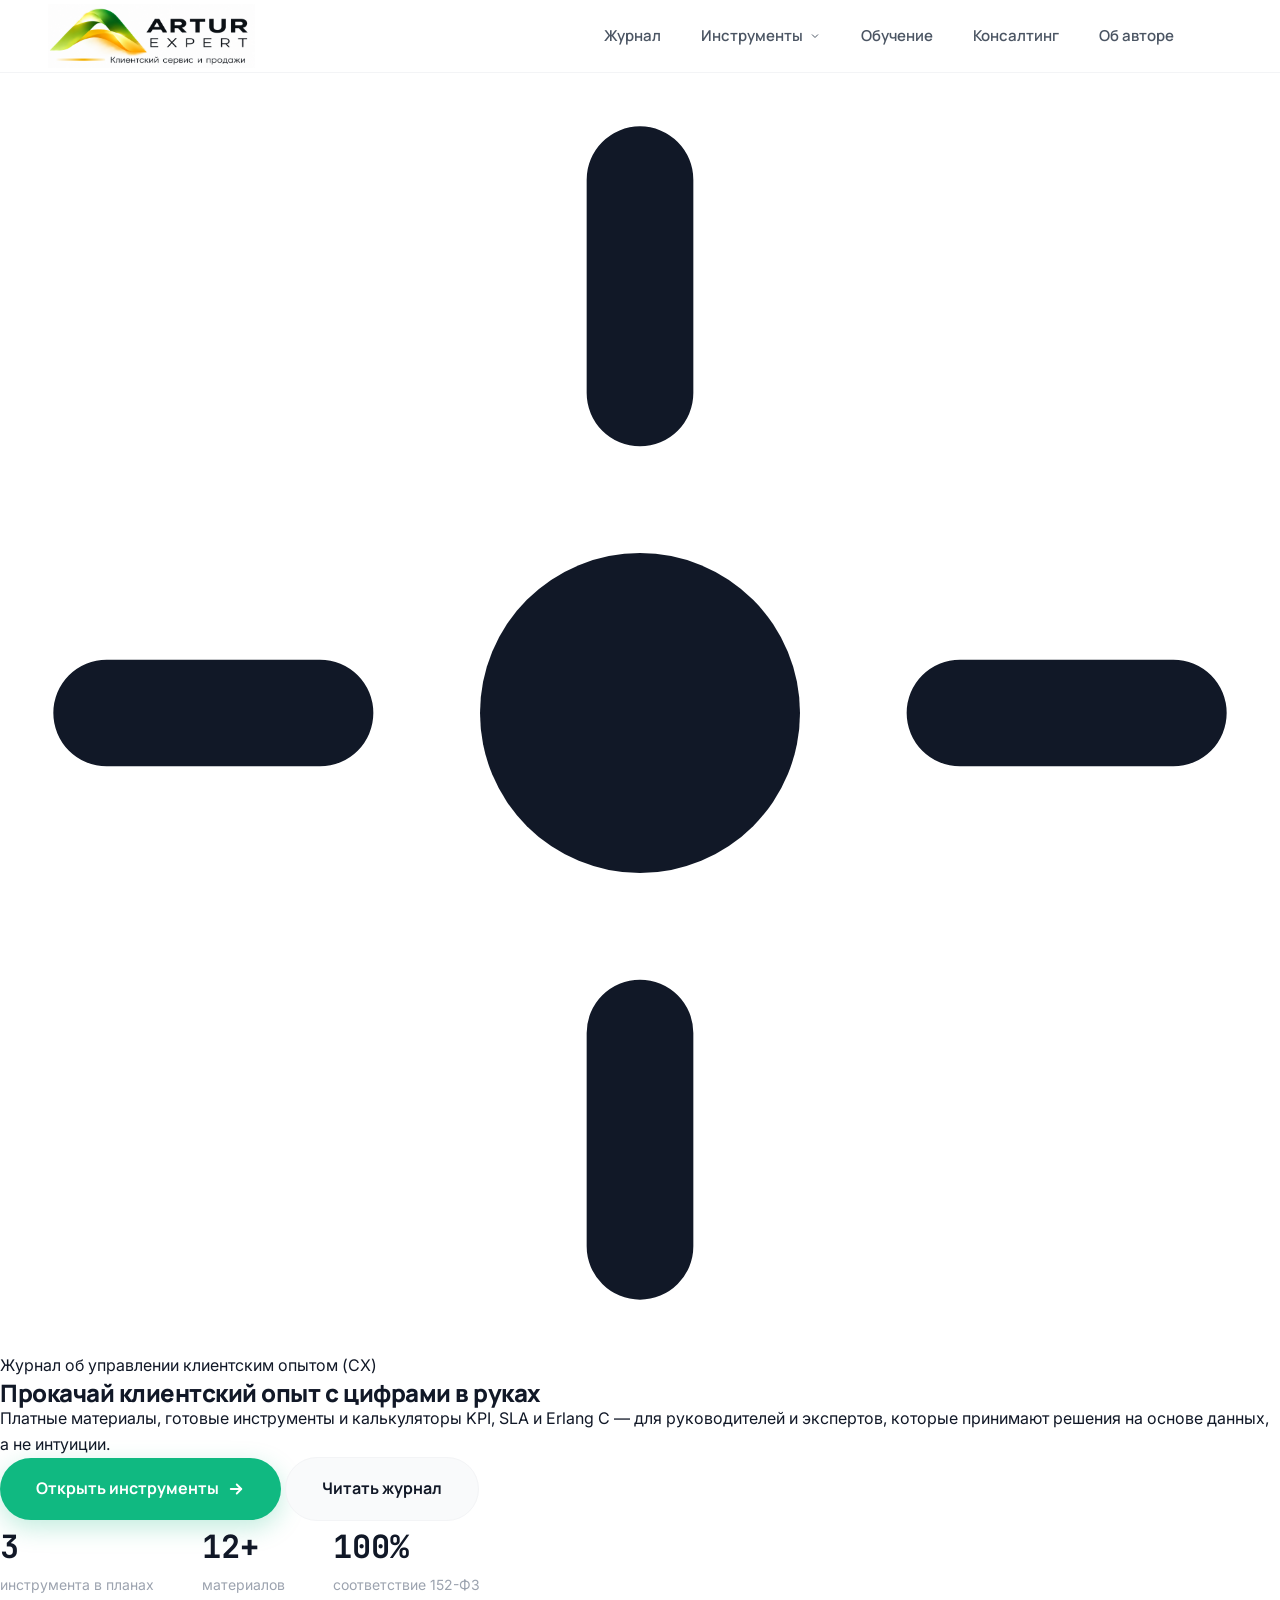
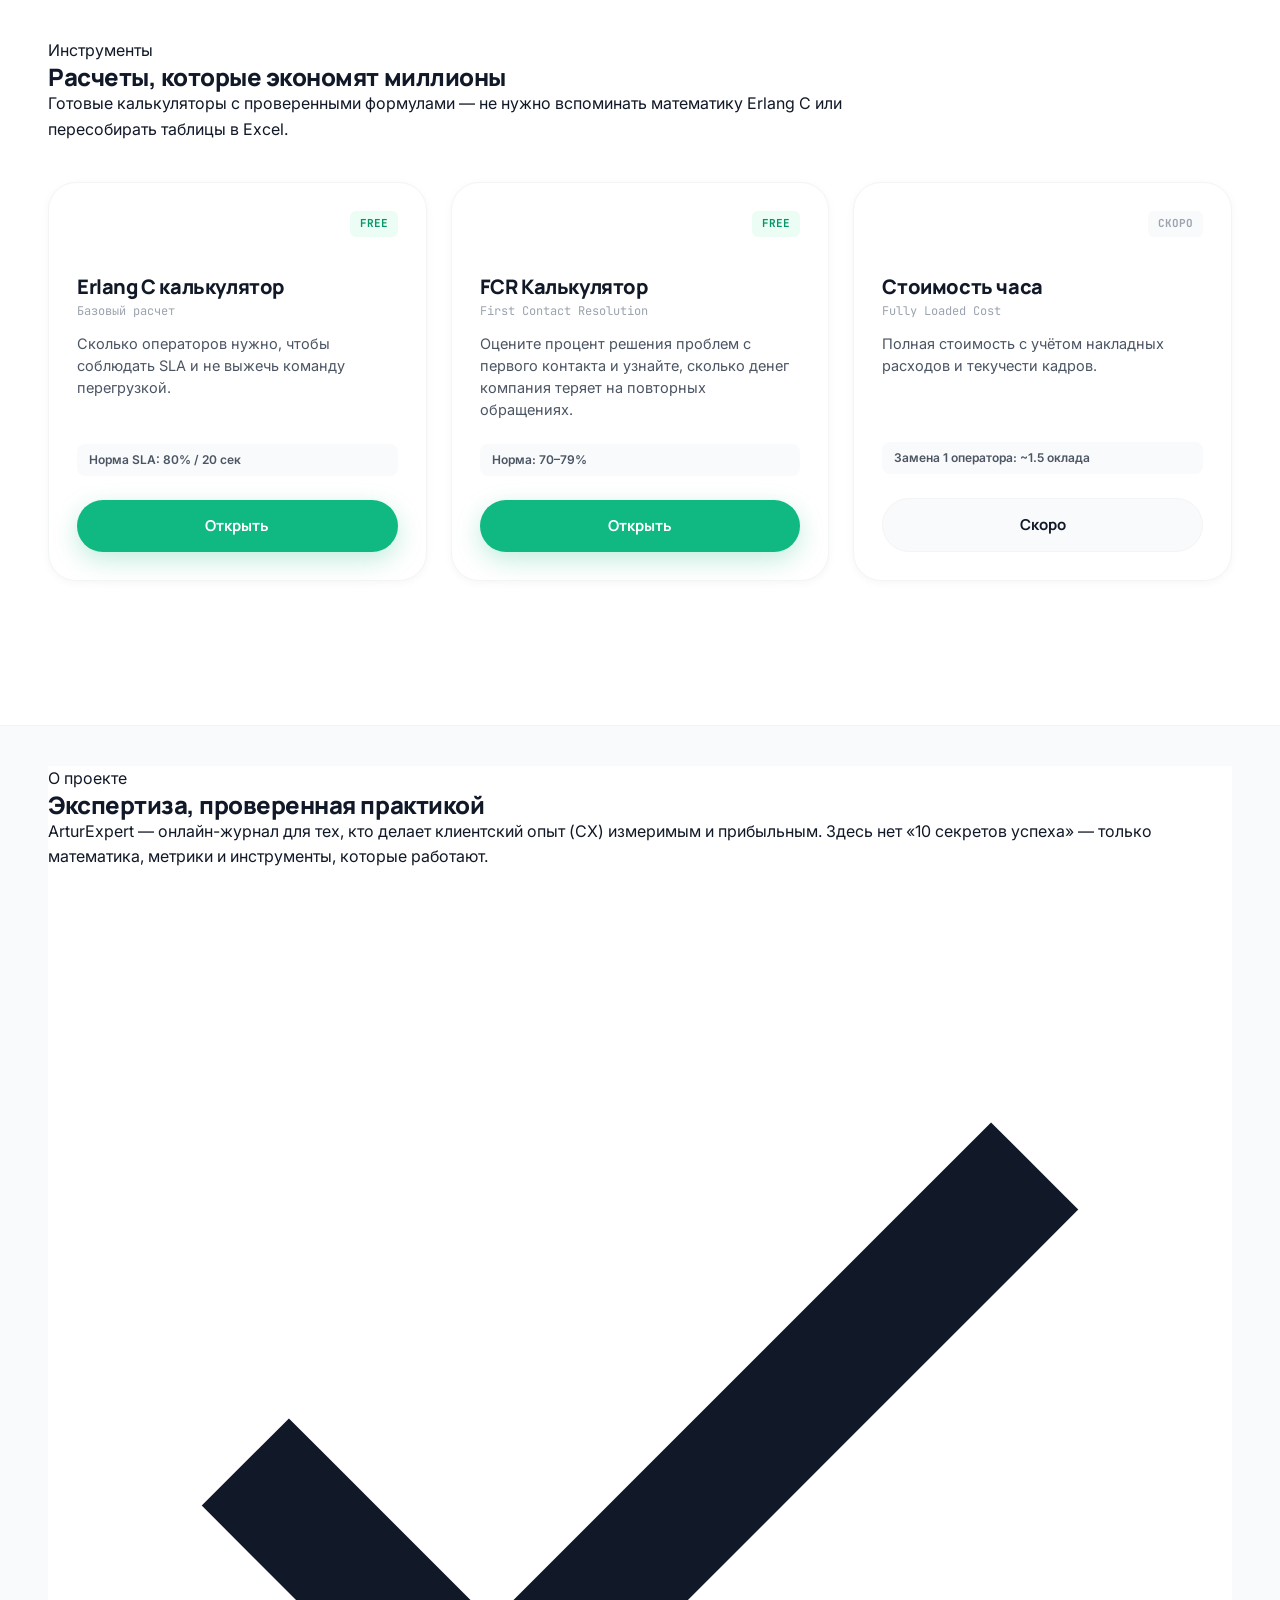
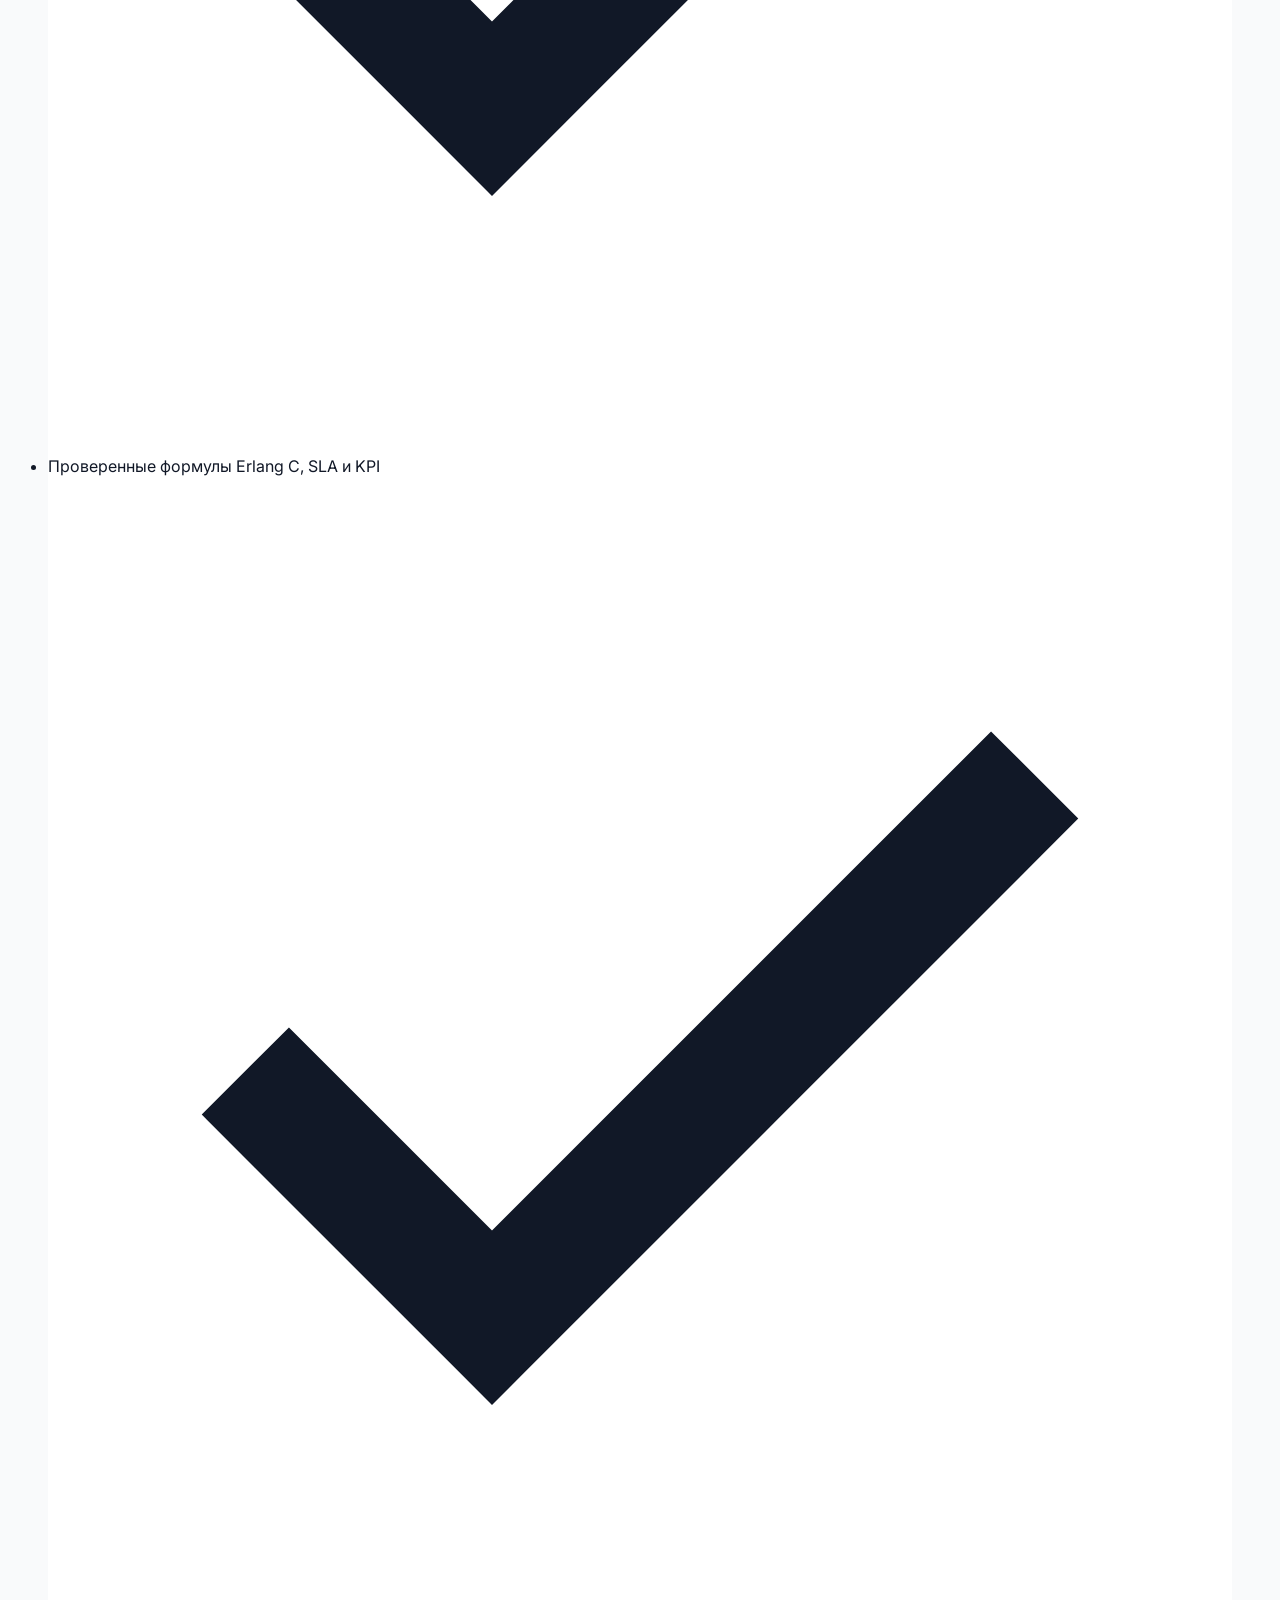
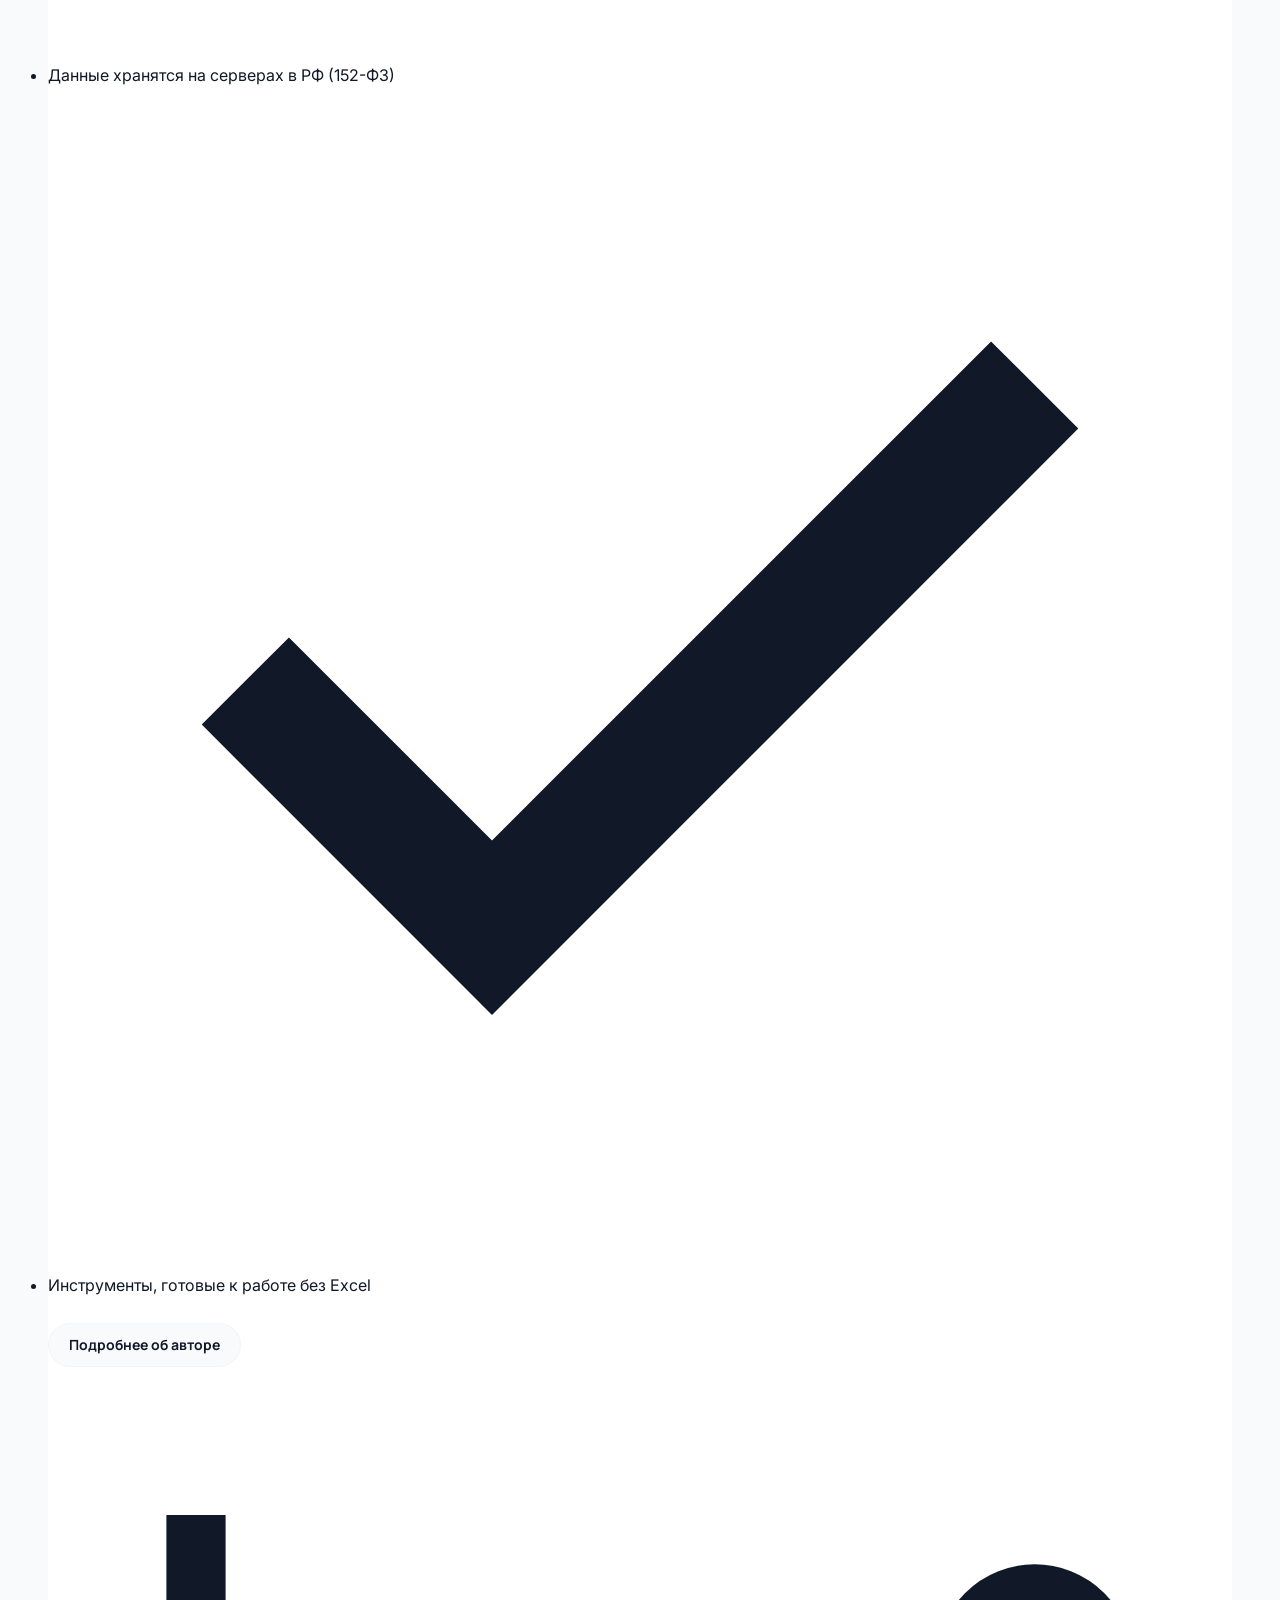
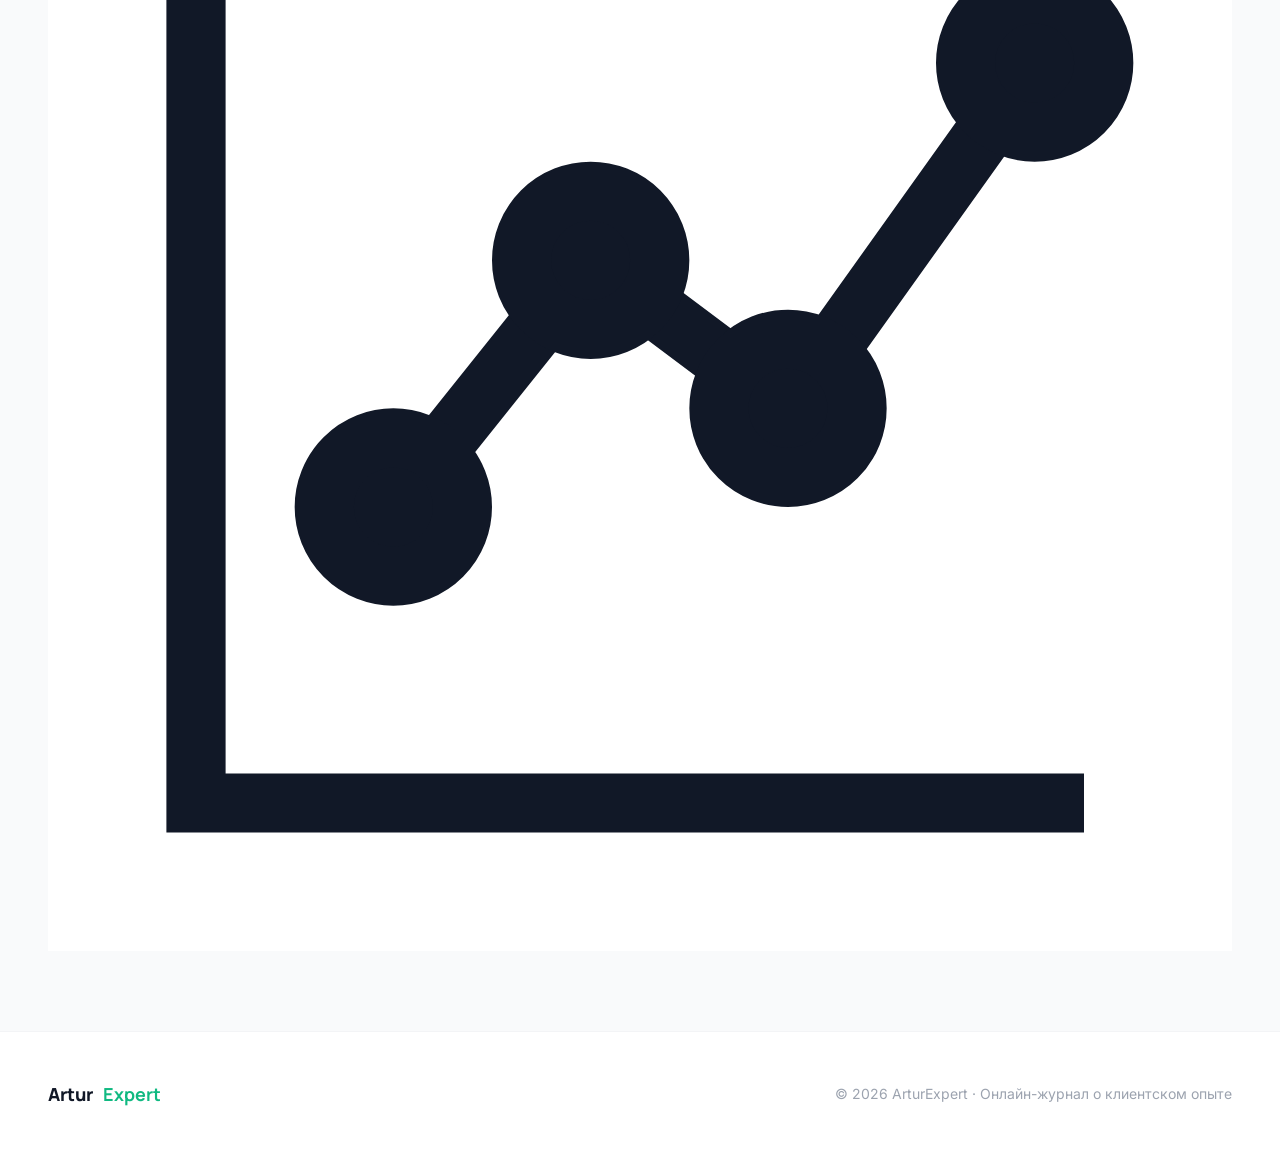
<file: index.html>
<!DOCTYPE html>
<html lang="ru">
<head>
  <meta charset="UTF-8">
  <meta name="viewport" content="width=device-width, initial-scale=1.0">
  <title>ArturExpert — Журнал о клиентском опыте (CX)</title>
  <meta name="description" content="Платные материалы, инструменты и калькуляторы KPI, SLA и Erlang C для руководителей клиентского сервиса.">
  <link rel="preconnect" href="https://fonts.googleapis.com">
  <link rel="preconnect" href="https://fonts.gstatic.com" crossorigin>
  <link href="https://fonts.googleapis.com/css2?family=Inter:wght@400;500;600;700&family=Manrope:wght@600;700;800&family=JetBrains+Mono:wght@500;700;800&display=swap" rel="stylesheet">
  <link rel="stylesheet" href="assets/css/style.css">
</head>
<body>

  <header class="site-header">
    <div class="header-inner">
      <a href="index.html" class="brand"><img src="assets/img/logo.png" alt="ArturExpert" class="brand-logo"></a>
      
      <nav class="main-nav">
        <div class="nav-item"><a href="materials.html" class="nav-link">Журнал</a></div>
        
        <div class="nav-item">
          <a href="calculations.html" class="nav-link">Инструменты <svg width="12" height="12" viewBox="0 0 24 24" fill="none" stroke="currentColor" stroke-width="2"><path d="M6 9l6 6 6-6"/></svg></a>
          <div class="dropdown-menu">
            <div class="dropdown-column">
              <span class="dropdown-title">Экономика</span>
              <a href="#">Стоимость контакта</a>
              <a href="#">Стоимость часа</a>
              <a href="#">Потери от текучести</a>
            </div>
            <div class="dropdown-column">
              <span class="dropdown-title">Нагрузка и KPI</span>
              <a href="erlang.html">Erlang C</a>
              <a href="#">Occupancy</a>
              <a href="fcr.html">FCR</a> <!-- ССЫЛКА ИСПРАВЛЕНА -->
            </div>
          </div>
        </div>

        <div class="nav-item"><a href="education.html" class="nav-link">Обучение</a></div>
        <div class="nav-item"><a href="consulting.html" class="nav-link">Консалтинг</a></div>
        <div class="nav-item"><a href="about.html" class="nav-link">Об авторе</a></div>
      </nav>

      <div class="header-actions">
        <button class="menu-toggle"><svg viewBox="0 0 24 24" fill="none" stroke="currentColor" stroke-width="2.5"><line x1="3" y1="12" x2="21" y2="12"/><line x1="3" y1="6" x2="21" y2="6"/><line x1="3" y1="18" x2="21" y2="18"/></svg></button>
      </div>
    </div>
  </header>

  <div class="mobile-menu" id="mobile-menu">
    <div class="mobile-menu-header">
      <a href="index.html" class="brand"><img src="assets/img/logo.png" alt="ArturExpert" class="brand-logo"></a>
      <button class="menu-close"><svg viewBox="0 0 24 24" fill="none" stroke="currentColor" stroke-width="2.5"><line x1="18" y1="6" x2="6" y2="18"/><line x1="6" y1="6" x2="18" y2="18"/></svg></button>
    </div>
    <nav class="mobile-nav">
      <a href="materials.html">Журнал</a>
      <a href="calculations.html">Инструменты</a>
      <a href="education.html">Обучение</a>
      <a href="consulting.html">Консалтинг</a>
      <a href="about.html">Об авторе</a>
    </nav>
  </div>

  <main>
    <section class="hero">
      <div class="hero-inner">
        <span class="hero-badge">
          <svg viewBox="0 0 24 24" fill="none" stroke="currentColor" stroke-width="2" stroke-linecap="round" stroke-linejoin="round"><circle cx="12" cy="12" r="3" fill="currentColor" stroke="none"/><path d="M12 2v4m0 12v4M2 12h4m12 0h4"/></svg>
          Журнал об управлении клиентским опытом (CX)
        </span>
        <h1>Прокачай клиентский опыт <span>с цифрами в руках</span></h1>
        <p class="hero-sub">Платные материалы, готовые инструменты и калькуляторы KPI, SLA и Erlang C — для руководителей и экспертов, которые принимают решения на основе данных, а не интуиции.</p>
        <div class="hero-actions">
          <a href="calculations.html" class="btn btn-primary btn-lg">Открыть инструменты <svg viewBox="0 0 24 24" fill="none" stroke="currentColor" stroke-width="2.5" stroke-linecap="round" stroke-linejoin="round"><path d="M5 12h14"/><path d="M13 6l6 6-6 6"/></svg></a>
          <a href="materials.html" class="btn btn-ghost btn-lg">Читать журнал</a>
        </div>
        <div class="hero-stats" style="display: flex; gap: 48px; flex-wrap: wrap;">
          <div class="stat"><b style="font-family: var(--font-mono); font-size: 32px;">3</b><br><span style="font-size: 14px; color: var(--ink-3);">инструмента в планах</span></div>
          <div class="stat"><b style="font-family: var(--font-mono); font-size: 32px;">12+</b><br><span style="font-size: 14px; color: var(--ink-3);">материалов</span></div>
          <div class="stat"><b style="font-family: var(--font-mono); font-size: 32px;">100%</b><br><span style="font-size: 14px; color: var(--ink-3);">соответствие 152-ФЗ</span></div>
        </div>
      </div>
    </section>

    <section class="section" id="tools">
      <div class="section-head">
        <span class="section-eyebrow">Инструменты</span>
        <h2>Расчеты, которые экономят миллионы</h2>
        <p>Готовые калькуляторы с проверенными формулами — не нужно вспоминать математику Erlang C или пересобирать таблицы в Excel.</p>
      </div>
      
      <div class="hub-grid">
        <a href="erlang.html" class="tool-hub-card">
          <div class="tool-card-header">
            <div class="tool-icon-sm icon-green"><svg viewBox="0 0 24 24" fill="none" stroke="currentColor" stroke-width="2"><rect x="4" y="2" width="16" height="20" rx="2"/><line x1="8" y1="6" x2="16" y2="6"/><line x1="8" y1="10" x2="8" y2="10"/><line x1="12" y1="10" x2="12" y2="10"/><line x1="16" y1="10" x2="16" y2="10"/><line x1="8" y1="14" x2="8" y2="14"/><line x1="12" y1="14" x2="12" y2="14"/><line x1="16" y1="14" x2="16" y2="14"/><line x1="8" y1="18" x2="16" y2="18"/></svg></div>
            <span class="tool-badge badge-free">FREE</span>
          </div>
          <h3>Erlang C калькулятор</h3>
          <span class="en-title">Базовый расчет</span>
          <p>Сколько операторов нужно, чтобы соблюдать SLA и не выжечь команду перегрузкой.</p>
          <span class="benchmark-tag">Норма SLA: 80% / 20 сек</span>
          <span class="btn btn-primary btn-block">Открыть</span>
        </a>
        
        <a href="fcr.html" class="tool-hub-card">
          <div class="tool-card-header">
            <div class="tool-icon-sm icon-yellow"><svg viewBox="0 0 24 24" fill="none" stroke="currentColor" stroke-width="2"><path d="M3 3v18h18"/><path d="M7 16l4-4 4 4 5-6"/></svg></div>
            <span class="tool-badge badge-free">FREE</span>
          </div>
          <h3>FCR Калькулятор</h3>
          <span class="en-title">First Contact Resolution</span>
          <p>Оцените процент решения проблем с первого контакта и узнайте, сколько денег компания теряет на повторных обращениях.</p>
          <span class="benchmark-tag">Норма: 70–79%</span>
          <span class="btn btn-primary btn-block">Открыть</span>
        </a>
        
        <div class="tool-hub-card">
          <div class="tool-card-header">
            <div class="tool-icon-sm icon-gray"><svg viewBox="0 0 24 24" fill="none" stroke="currentColor" stroke-width="2"><circle cx="12" cy="12" r="9"/><path d="M12 7v5l3 3"/></svg></div>
            <span class="tool-badge badge-soon">Скоро</span>
          </div>
          <h3>Стоимость часа</h3>
          <span class="en-title">Fully Loaded Cost</span>
          <p>Полная стоимость с учётом накладных расходов и текучести кадров.</p>
          <span class="benchmark-tag">Замена 1 оператора: ~1.5 оклада</span>
          <span class="btn btn-ghost btn-block">Скоро</span>
        </div>
      </div>
    </section>

    <section class="section" id="about" style="background: var(--bg-subtle); max-width: 100%; border-top: 1px solid var(--border);">
      <div style="max-width: 1440px; margin: 0 auto;">
        <div class="about-card" style="background: var(--bg);">
          <div class="about-text">
            <span class="section-eyebrow">О проекте</span>
            <h2>Экспертиза, проверенная практикой</h2>
            <p>ArturExpert — онлайн-журнал для тех, кто делает клиентский опыт (CX) измеримым и прибыльным. Здесь нет «10 секретов успеха» — только математика, метрики и инструменты, которые работают.</p>
            <ul class="check-list">
              <li><svg viewBox="0 0 24 24" fill="none" stroke="currentColor" stroke-width="2.5"><polyline points="20 6 9 17 4 12"/></svg>Проверенные формулы Erlang C, SLA и KPI</li>
              <li><svg viewBox="0 0 24 24" fill="none" stroke="currentColor" stroke-width="2.5"><polyline points="20 6 9 17 4 12"/></svg>Данные хранятся на серверах в РФ (152-ФЗ)</li>
              <li><svg viewBox="0 0 24 24" fill="none" stroke="currentColor" stroke-width="2.5"><polyline points="20 6 9 17 4 12"/></svg>Инструменты, готовые к работе без Excel</li>
            </ul>
            <a href="about.html" class="btn btn-ghost btn-sm" style="margin-top: 24px;">Подробнее об авторе</a>
          </div>
          <div class="about-visual">
            <div class="about-visual-inner">
              <svg viewBox="0 0 24 24" fill="none" stroke="currentColor" stroke-width="1.2"><path d="M3 3v18h18"/><path d="M7 15l4-5 4 3 5-7"/><circle cx="7" cy="15" r="1.4" fill="currentColor"/><circle cx="11" cy="10" r="1.4" fill="currentColor"/><circle cx="15" cy="13" r="1.4" fill="currentColor"/><circle cx="20" cy="6" r="1.4" fill="currentColor"/></svg>
            </div>
          </div>
        </div>
      </div>
    </section>
  </main>

  <footer class="site-footer">
    <div class="footer-inner">
      <div class="footer-brand">Artur<b style="color:var(--primary)">Expert</b></div>
      <div class="footer-note">© 2026 ArturExpert · Онлайн-журнал о клиентском опыте</div>
    </div>
  </footer>

  <script src="assets/js/menu.js"></script>
</body>
</html>
</file>
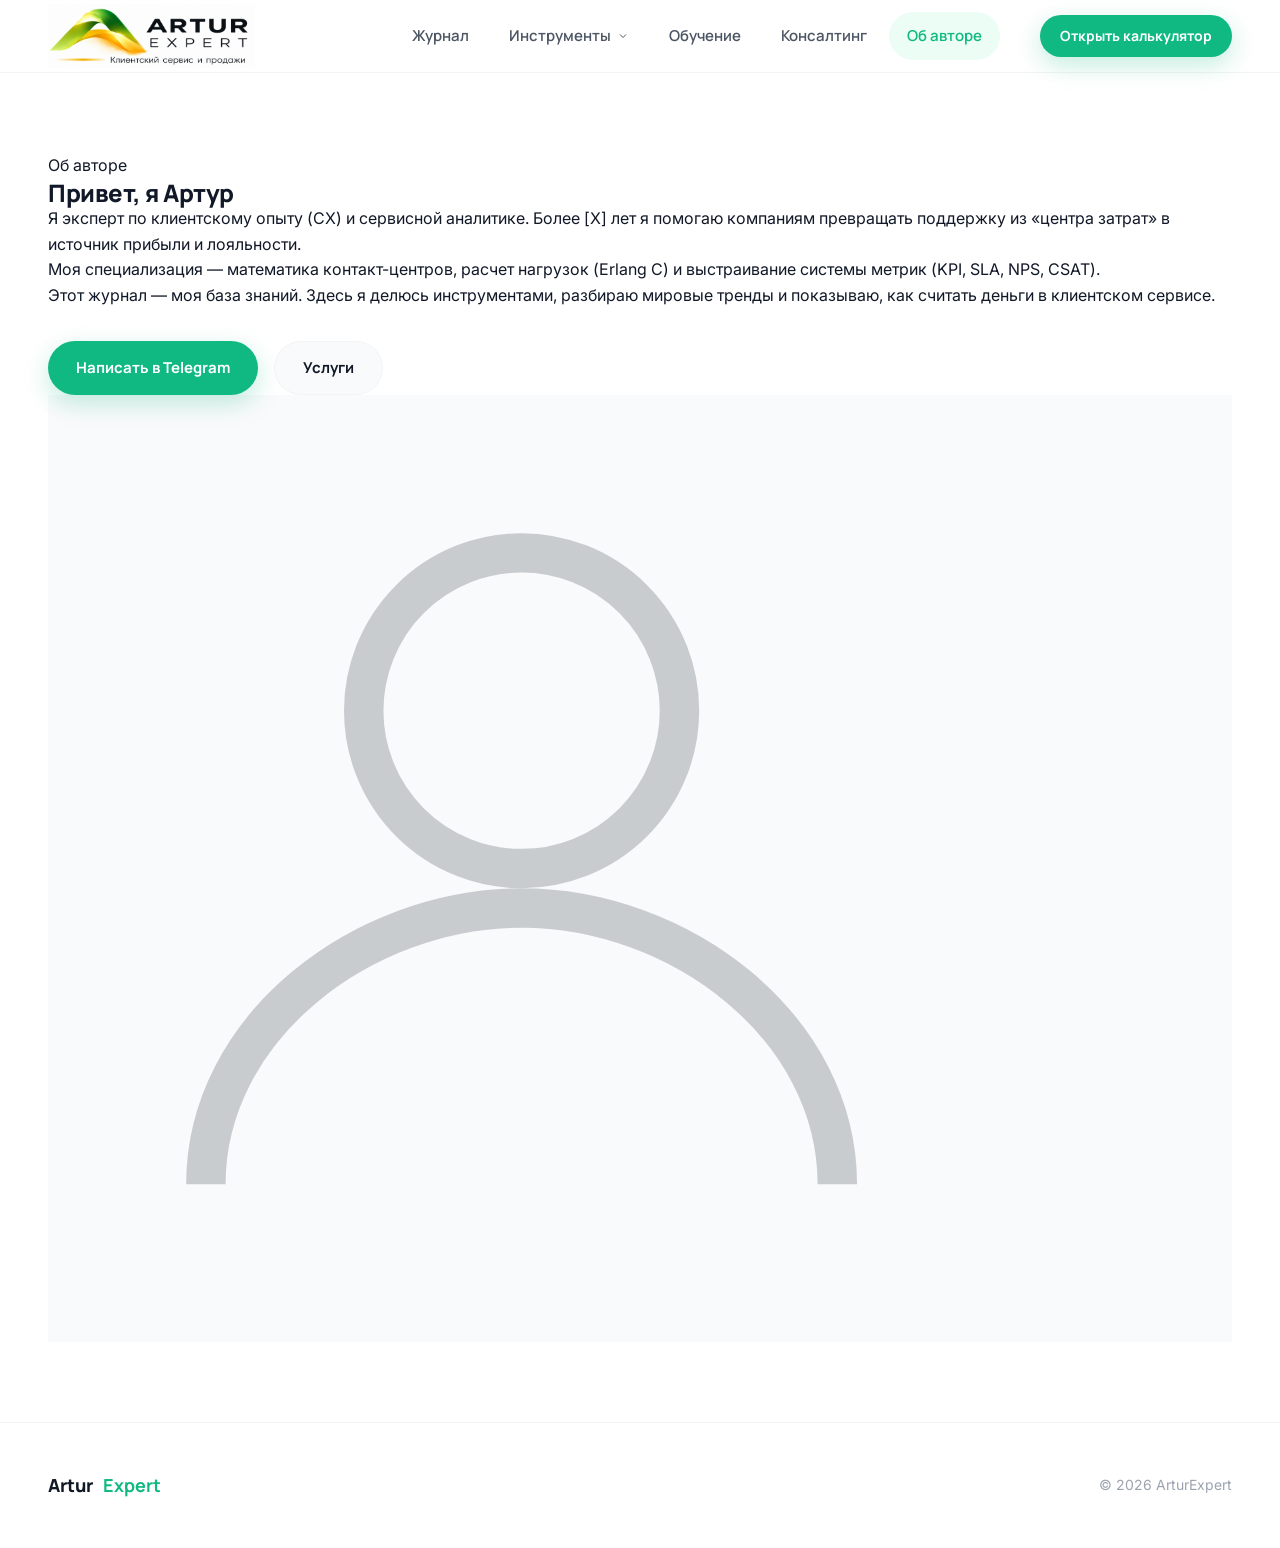
<file: about.html>
<!DOCTYPE html>
<html lang="ru">
<head>
  <meta charset="UTF-8">
  <meta name="viewport" content="width=device-width, initial-scale=1.0">
  <title>Об авторе — ArturExpert</title>
  <link rel="preconnect" href="https://fonts.googleapis.com">
  <link rel="preconnect" href="https://fonts.gstatic.com" crossorigin>
  <link href="https://fonts.googleapis.com/css2?family=Inter:wght@400;500;600;700&family=Manrope:wght@600;700;800&family=JetBrains+Mono:wght@500;700;800&display=swap" rel="stylesheet">
  <link rel="stylesheet" href="assets/css/style.css">
</head>
<body>

  <header class="site-header">
    <div class="header-inner">
      <a href="index.html" class="brand"><img src="assets/img/logo.png" alt="ArturExpert" class="brand-logo"></a>
      
      <nav class="main-nav">
        <div class="nav-item"><a href="materials.html" class="nav-link">Журнал</a></div>
        
        <div class="nav-item">
          <a href="calculations.html" class="nav-link">Инструменты <svg width="12" height="12" viewBox="0 0 24 24" fill="none" stroke="currentColor" stroke-width="2"><path d="M6 9l6 6 6-6"/></svg></a>
          <div class="dropdown-menu">
            <div class="dropdown-column">
              <span class="dropdown-title">Экономика</span>
              <a href="#">Стоимость контакта</a>
              <a href="#">Стоимость часа</a>
              <a href="#">Потери от текучести</a>
            </div>
            <div class="dropdown-column">
              <span class="dropdown-title">Нагрузка и KPI</span>
              <a href="erlang.html">Erlang C</a>
              <a href="#">Occupancy</a>
              <a href="#">FCR</a>
            </div>
          </div>
        </div>

        <div class="nav-item"><a href="education.html" class="nav-link">Обучение</a></div>
        <div class="nav-item"><a href="consulting.html" class="nav-link">Консалтинг</a></div>
        <div class="nav-item"><a href="about.html" class="nav-link active">Об авторе</a></div>
      </nav>

      <div class="header-actions">
        <a href="calculations.html" class="btn btn-primary btn-sm header-cta">Открыть калькулятор</a>
        <button class="menu-toggle"><svg viewBox="0 0 24 24" fill="none" stroke="currentColor" stroke-width="2.5"><line x1="3" y1="12" x2="21" y2="12"/><line x1="3" y1="6" x2="21" y2="6"/><line x1="3" y1="18" x2="21" y2="18"/></svg></button>
      </div>
    </div>
  </header>

  <div class="mobile-menu" id="mobile-menu">
    <div class="mobile-menu-header">
      <a href="index.html" class="brand"><img src="assets/img/logo.png" alt="ArturExpert" class="brand-logo"></a>
      <button class="menu-close"><svg viewBox="0 0 24 24" fill="none" stroke="currentColor" stroke-width="2.5"><line x1="18" y1="6" x2="6" y2="18"/><line x1="6" y1="6" x2="18" y2="18"/></svg></button>
    </div>
    <nav class="mobile-nav">
      <a href="materials.html">Журнал</a>
      <a href="calculations.html">Инструменты</a>
      <a href="education.html">Обучение</a>
      <a href="consulting.html">Консалтинг</a>
      <a href="about.html" class="active">Об авторе</a>
      <a href="calculations.html" class="btn btn-primary">Открыть калькулятор</a>
    </nav>
  </div>

  <section class="section" style="padding-top: 80px;">
    <div class="about-card">
      <div class="about-text">
        <span class="section-eyebrow">Об авторе</span>
        <h2>Привет, я Артур</h2>
        <p>Я эксперт по клиентскому опыту (CX) и сервисной аналитике. Более [X] лет я помогаю компаниям превращать поддержку из «центра затрат» в источник прибыли и лояльности.</p>
        <p>Моя специализация — математика контакт-центров, расчет нагрузок (Erlang C) и выстраивание системы метрик (KPI, SLA, NPS, CSAT).</p>
        <p>Этот журнал — моя база знаний. Здесь я делюсь инструментами, разбираю мировые тренды и показываю, как считать деньги в клиентском сервисе.</p>
        <div style="display: flex; gap: 16px; margin-top: 32px;">
          <a href="https://t.me/" target="_blank" class="btn btn-primary">Написать в Telegram</a>
          <a href="consulting.html" class="btn btn-ghost">Услуги</a>
        </div>
      </div>
      <div class="about-visual">
        <div class="about-visual-inner" style="overflow: hidden; background: var(--bg-subtle);">
          <!-- Заглушка вместо фото -->
          <svg viewBox="0 0 24 24" fill="none" stroke="currentColor" stroke-width="1" style="width: 80%; height: 80%; opacity: 0.2;"><circle cx="12" cy="8" r="4"/><path d="M4 20c0-4 4-7 8-7s8 3 8 7"/></svg>
        </div>
      </div>
    </div>
  </section>

  <footer class="site-footer">
    <div class="footer-inner">
      <div class="footer-brand">Artur<b style="color:var(--primary)">Expert</b></div>
      <div class="footer-note">© 2026 ArturExpert</div>
    </div>
  </footer>
  <script src="assets/js/menu.js"></script>
</body>
</html>
</file>
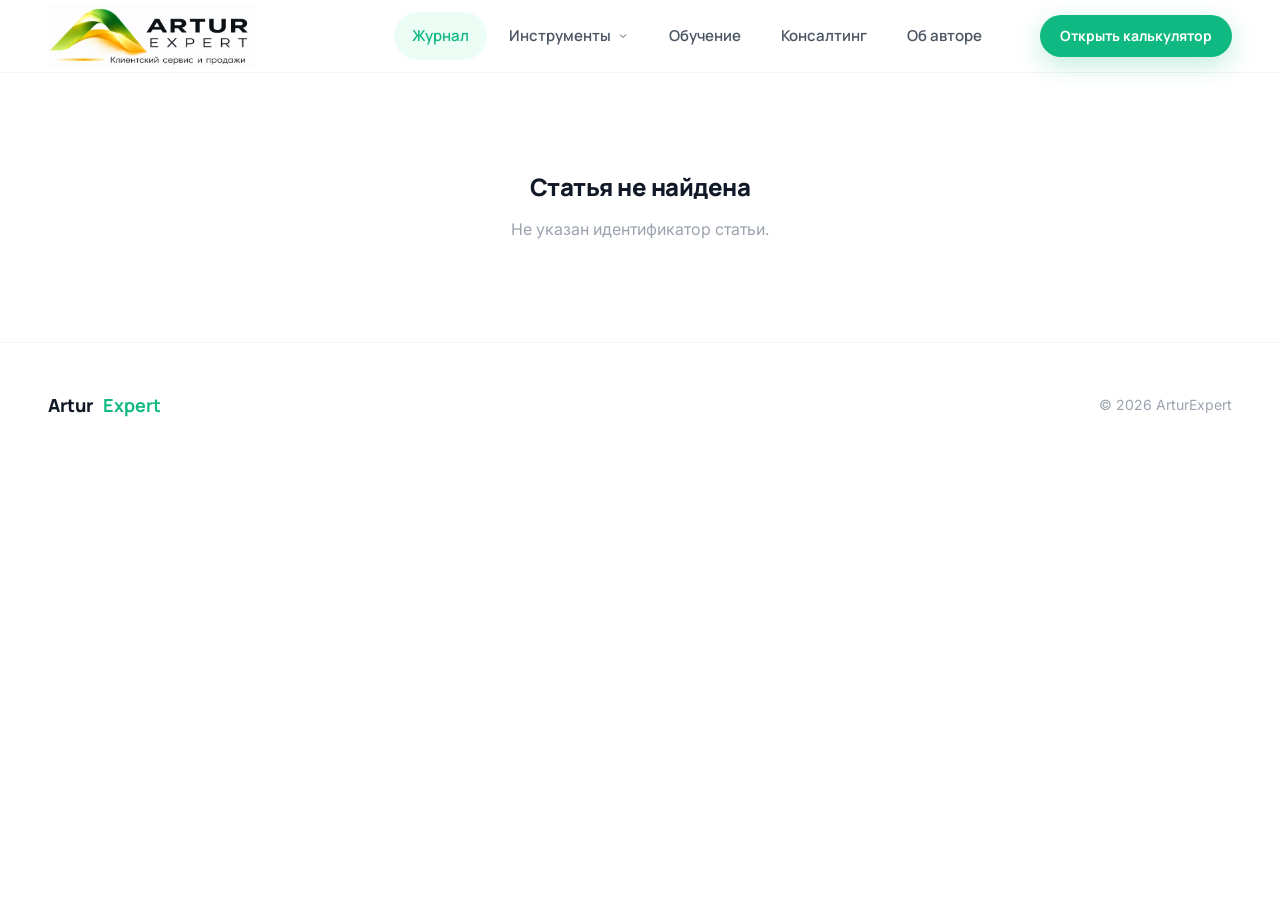
<file: article.html>
<!DOCTYPE html>
<html lang="ru">
<head>
  <meta charset="UTF-8">
  <meta name="viewport" content="width=device-width, initial-scale=1.0">
  <title>Загрузка... — ArturExpert</title>
  <link rel="preconnect" href="https://fonts.googleapis.com">
  <link rel="preconnect" href="https://fonts.gstatic.com" crossorigin>
  <link href="https://fonts.googleapis.com/css2?family=Inter:wght@400;500;600;700&family=Manrope:wght@600;700;800&family=JetBrains+Mono:wght@500;700;800&display=swap" rel="stylesheet">
  <link rel="stylesheet" href="assets/css/style.css">
  <style>
    /* Стили для идеальной типографики */
    .article-header { max-width: 900px; margin: 80px auto 48px; padding: 0 24px; text-align: center; }
    .article-meta { display: flex; justify-content: center; gap: 16px; font-size: 14px; color: var(--ink-3); margin-bottom: 24px; font-weight: 500; }
    .article-title { font-size: clamp(36px, 5vw, 64px); margin-bottom: 24px; line-height: 1.1; letter-spacing: -0.03em; }
    
    .article-cover { max-width: 1200px; margin: 0 auto 64px; height: 450px; border-radius: var(--radius-xl); display: flex; align-items: center; justify-content: center; }
    .article-cover svg { width: 100px; height: 100px; opacity: 0.4; }
    .cover-indigo, .cover-emerald { background: var(--primary-soft); color: var(--primary); }
    .cover-amber { background: var(--accent-soft); color: var(--accent); }
    .cover-violet { background: var(--bg-subtle); color: var(--ink-2); }
    
    .article-content { max-width: 760px; margin: 0 auto; padding: 0 24px 96px; font-size: 19px; line-height: 1.8; color: var(--ink-2); }
    .article-content p { margin-bottom: 32px; }
    .article-content h2 { font-size: 32px; margin: 56px 0 24px; color: var(--ink); letter-spacing: -0.02em; }
    .article-content h3 { font-size: 24px; margin: 40px 0 16px; color: var(--ink); }
    .article-content ul, .article-content ol { margin-bottom: 32px; padding-left: 24px; }
    .article-content li { margin-bottom: 16px; }
    .article-content blockquote { border-left: 4px solid var(--primary); padding: 24px 32px; margin: 48px 0; background: var(--bg-subtle); border-radius: 0 20px 20px 0; font-style: italic; color: var(--ink); font-size: 22px; font-weight: 500; }
    
    @media (max-width: 768px) {
      .article-cover { height: 250px; border-radius: var(--radius-lg); margin-bottom: 40px; }
      .article-title { font-size: 32px; }
    }
  </style>
</head>
<body>

  <header class="site-header">
    <div class="header-inner">
      <a href="index.html" class="brand"><img src="assets/img/logo.png" alt="ArturExpert" class="brand-logo"></a>
      
      <nav class="main-nav">
        <div class="nav-item"><a href="materials.html" class="nav-link active">Журнал</a></div>
        
        <div class="nav-item">
          <a href="calculations.html" class="nav-link">Инструменты <svg width="12" height="12" viewBox="0 0 24 24" fill="none" stroke="currentColor" stroke-width="2"><path d="M6 9l6 6 6-6"/></svg></a>
          <div class="dropdown-menu">
            <div class="dropdown-column">
              <span class="dropdown-title">Экономика</span>
              <a href="#">Стоимость контакта</a>
              <a href="#">Стоимость часа</a>
              <a href="#">Потери от текучести</a>
            </div>
            <div class="dropdown-column">
              <span class="dropdown-title">Нагрузка и KPI</span>
              <a href="erlang.html">Erlang C</a>
              <a href="#">Occupancy</a>
              <a href="#">FCR</a>
            </div>
          </div>
        </div>

        <div class="nav-item"><a href="education.html" class="nav-link">Обучение</a></div>
        <div class="nav-item"><a href="consulting.html" class="nav-link">Консалтинг</a></div>
        <div class="nav-item"><a href="about.html" class="nav-link">Об авторе</a></div>
      </nav>

      <div class="header-actions">
        <a href="calculations.html" class="btn btn-primary btn-sm header-cta">Открыть калькулятор</a>
        <button class="menu-toggle"><svg viewBox="0 0 24 24" fill="none" stroke="currentColor" stroke-width="2.5"><line x1="3" y1="12" x2="21" y2="12"/><line x1="3" y1="6" x2="21" y2="6"/><line x1="3" y1="18" x2="21" y2="18"/></svg></button>
      </div>
    </div>
  </header>

  <div class="mobile-menu" id="mobile-menu">
    <div class="mobile-menu-header">
      <a href="index.html" class="brand"><img src="assets/img/logo.png" alt="ArturExpert" class="brand-logo"></a>
      <button class="menu-close"><svg viewBox="0 0 24 24" fill="none" stroke="currentColor" stroke-width="2.5"><line x1="18" y1="6" x2="6" y2="18"/><line x1="6" y1="6" x2="18" y2="18"/></svg></button>
    </div>
    <nav class="mobile-nav">
      <a href="materials.html" class="active">Журнал</a>
      <a href="calculations.html">Инструменты</a>
      <a href="education.html">Обучение</a>
      <a href="consulting.html">Консалтинг</a>
      <a href="about.html">Об авторе</a>
      <a href="calculations.html" class="btn btn-primary">Открыть калькулятор</a>
    </nav>
  </div>

  <article id="article-container">
    <div style="text-align: center; padding: 120px 20px; color: var(--ink-3);">Загрузка статьи...</div>
  </article>

  <footer class="site-footer" style="margin-top: 0;">
    <div class="footer-inner">
      <div class="footer-brand">Artur<b style="color:var(--primary)">Expert</b></div>
      <div class="footer-note">© 2026 ArturExpert</div>
    </div>
  </footer>

  <script src="assets/js/articles.js"></script>
  <script src="assets/js/menu.js"></script>
</body>
</html>
</file>
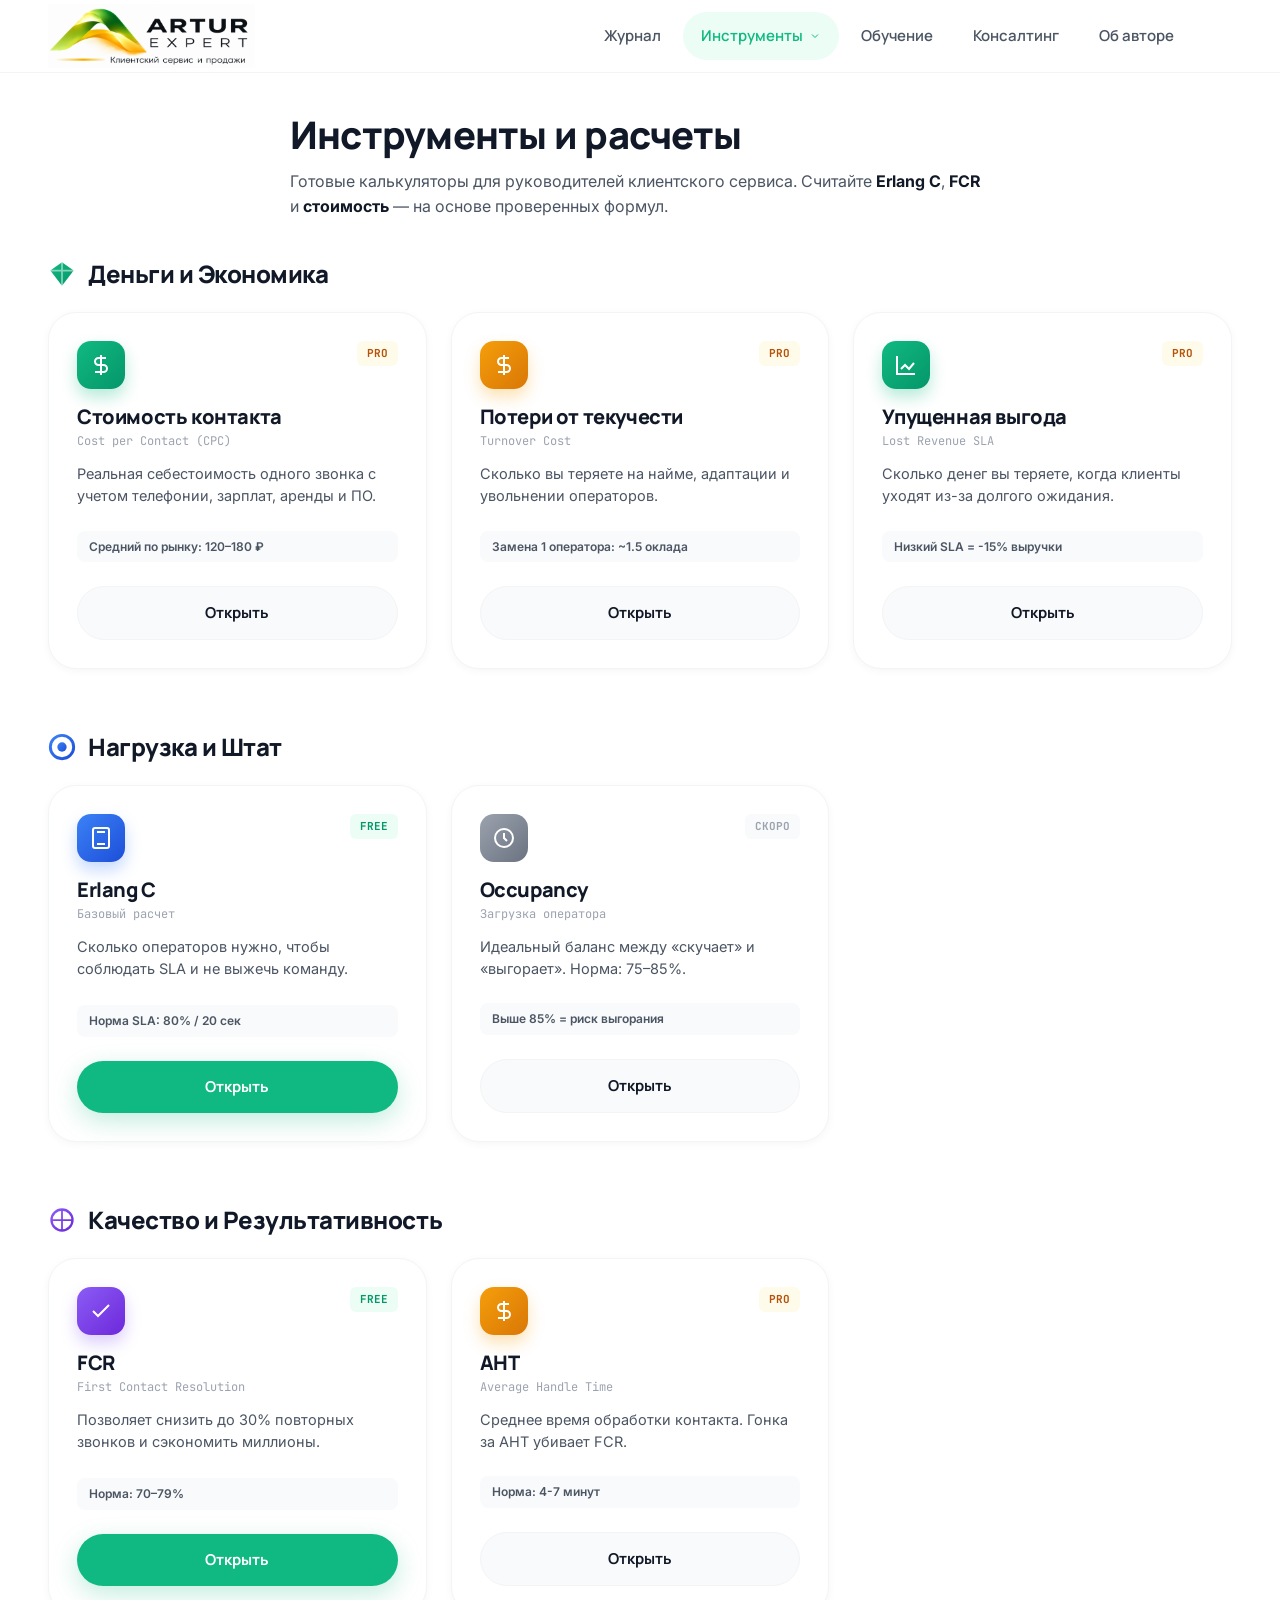
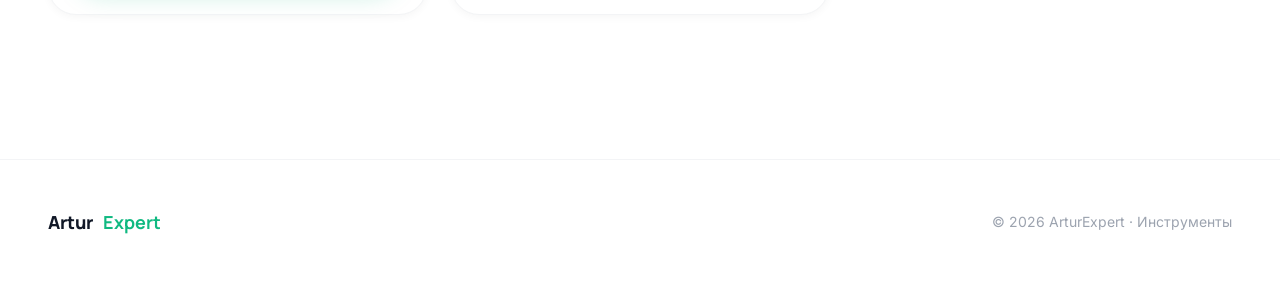
<file: calculations.html>
<!DOCTYPE html>
<html lang="ru">
<head>
  <meta charset="UTF-8">
  <meta name="viewport" content="width=device-width, initial-scale=1.0">
  <title>Инструменты и расчеты — ArturExpert</title>
  <link rel="preconnect" href="https://fonts.googleapis.com">
  <link rel="preconnect" href="https://fonts.gstatic.com" crossorigin>
  <link href="https://fonts.googleapis.com/css2?family=Inter:wght@400;500;600;700&family=Manrope:wght@600;700;800&family=JetBrains+Mono:wght@500;700;800&display=swap" rel="stylesheet">
  <link rel="stylesheet" href="assets/css/style.css">
</head>
<body>

  <header class="site-header">
    <div class="header-inner">
      <a href="index.html" class="brand"><img src="assets/img/logo.png" alt="ArturExpert" class="brand-logo"></a>
      
      <nav class="main-nav">
        <div class="nav-item"><a href="materials.html" class="nav-link">Журнал</a></div>
        <div class="nav-item">
          <a href="calculations.html" class="nav-link active">Инструменты <svg width="12" height="12" viewBox="0 0 24 24" fill="none" stroke="currentColor" stroke-width="2"><path d="M6 9l6 6 6-6"/></svg></a>
          <div class="dropdown-menu">
            <div class="dropdown-column">
              <span class="dropdown-title">Экономика</span>
              <a href="#">Стоимость контакта</a>
              <a href="#">Стоимость часа</a>
              <a href="#">Потери от текучести</a>
            </div>
            <div class="dropdown-column">
              <span class="dropdown-title">Нагрузка и KPI</span>
              <a href="erlang.html">Erlang C</a>
              <a href="fcr.html">FCR</a>
            </div>
          </div>
        </div>
        <div class="nav-item"><a href="education.html" class="nav-link">Обучение</a></div>
        <div class="nav-item"><a href="consulting.html" class="nav-link">Консалтинг</a></div>
        <div class="nav-item"><a href="about.html" class="nav-link">Об авторе</a></div>
      </nav>

      <div class="header-actions">
        <button class="menu-toggle"><svg viewBox="0 0 24 24" fill="none" stroke="currentColor" stroke-width="2.5"><line x1="3" y1="12" x2="21" y2="12"/><line x1="3" y1="6" x2="21" y2="6"/><line x1="3" y1="18" x2="21" y2="18"/></svg></button>
      </div>
    </div>
  </header>

  <div class="mobile-menu" id="mobile-menu">
    <div class="mobile-menu-header">
      <a href="index.html" class="brand"><img src="assets/img/logo.png" alt="ArturExpert" class="brand-logo"></a>
      <button class="menu-close"><svg viewBox="0 0 24 24" fill="none" stroke="currentColor" stroke-width="2.5"><line x1="18" y1="6" x2="6" y2="18"/><line x1="6" y1="6" x2="18" y2="18"/></svg></button>
    </div>
    <nav class="mobile-nav">
      <a href="materials.html">Журнал</a>
      <a href="calculations.html" class="active">Инструменты</a>
      <a href="education.html">Обучение</a>
      <a href="consulting.html">Консалтинг</a>
      <a href="about.html">Об авторе</a>
    </nav>
  </div>

  <div class="page-header-compact">
    <h1>Инструменты и расчеты</h1>
    <p>Готовые калькуляторы для руководителей клиентского сервиса. Считайте <span class="animated-underline">Erlang C</span>, <span class="animated-underline">FCR</span> и <span class="animated-underline">стоимость</span> — на основе проверенных формул.</p>
  </div>

  <section class="section" style="padding-top: 20px;">
    
    <!-- БЛОК 1: Деньги -->
    <div style="margin-bottom: 24px; display: flex; align-items: center; gap: 12px;">
      <svg class="section-header-icon" viewBox="0 0 24 24" fill="none">
        <defs>
          <linearGradient id="gradMoney" x1="0%" y1="0%" x2="100%" y2="100%">
            <stop offset="0%" stop-color="#10B981" /><stop offset="100%" stop-color="#059669" />
          </linearGradient>
        </defs>
        <path d="M12 2L2 9l10 13L22 9L12 2z" fill="url(#gradMoney)" />
        <path d="M12 2v20M2 9h20" stroke="#fff" stroke-width="1.5" stroke-opacity="0.5" />
      </svg>
      <h2 style="font-size: 24px; margin: 0;">Деньги и Экономика</h2>
    </div>
    <div class="hub-grid">
      <div class="tool-hub-card">
        <div class="tool-card-header">
          <div class="tool-icon-sm" style="background: linear-gradient(135deg, #10B981, #059669); box-shadow: 0 8px 16px rgba(16,185,129,0.3);">
            <svg viewBox="0 0 24 24" fill="none" stroke="currentColor" stroke-width="2"><path d="M12 2v20M17 5H9.5a3.5 3.5 0 0 0 0 7h5a3.5 3.5 0 0 1 0 7H6"/></svg>
          </div>
          <span class="tool-badge badge-pro">PRO</span>
        </div>
        <h3>Стоимость контакта</h3>
        <span class="en-title">Cost per Contact (CPC)</span>
        <p>Реальная себестоимость одного звонка с учетом телефонии, зарплат, аренды и ПО.</p>
        <span class="benchmark-tag">Средний по рынку: 120–180 ₽</span>
        <a href="#" class="btn btn-ghost btn-block">Открыть</a>
      </div>
      <div class="tool-hub-card">
        <div class="tool-card-header">
          <div class="tool-icon-sm" style="background: linear-gradient(135deg, #F59E0B, #D97706); box-shadow: 0 8px 16px rgba(245,158,11,0.3);">
             <svg viewBox="0 0 24 24" fill="none" stroke="currentColor" stroke-width="2"><path d="M12 2v20M17 5H9.5a3.5 3.5 0 0 0 0 7h5a3.5 3.5 0 0 1 0 7H6"/></svg>
          </div>
          <span class="tool-badge badge-pro">PRO</span>
        </div>
        <h3>Потери от текучести</h3>
        <span class="en-title">Turnover Cost</span>
        <p>Сколько вы теряете на найме, адаптации и увольнении операторов.</p>
        <span class="benchmark-tag">Замена 1 оператора: ~1.5 оклада</span>
        <a href="#" class="btn btn-ghost btn-block">Открыть</a>
      </div>
      <div class="tool-hub-card">
        <div class="tool-card-header">
          <div class="tool-icon-sm" style="background: linear-gradient(135deg, #10B981, #059669); box-shadow: 0 8px 16px rgba(16,185,129,0.3);">
             <svg viewBox="0 0 24 24" fill="none" stroke="currentColor" stroke-width="2"><path d="M3 3v18h18"/><path d="M7 16l4-4 4 4 5-6"/></svg>
          </div>
          <span class="tool-badge badge-pro">PRO</span>
        </div>
        <h3>Упущенная выгода</h3>
        <span class="en-title">Lost Revenue SLA</span>
        <p>Сколько денег вы теряете, когда клиенты уходят из-за долгого ожидания.</p>
        <span class="benchmark-tag">Низкий SLA = -15% выручки</span>
        <a href="#" class="btn btn-ghost btn-block">Открыть</a>
      </div>
    </div>

    <!-- БЛОК 2: Нагрузка -->
    <div style="margin-top: 64px; margin-bottom: 24px; display: flex; align-items: center; gap: 12px;">
      <svg class="section-header-icon" viewBox="0 0 24 24" fill="none">
        <defs>
          <linearGradient id="gradLoad" x1="0%" y1="0%" x2="100%" y2="100%">
            <stop offset="0%" stop-color="#3B82F6" /><stop offset="100%" stop-color="#1D4ED8" />
          </linearGradient>
        </defs>
        <circle cx="12" cy="12" r="10" stroke="url(#gradLoad)" stroke-width="2.5" />
        <circle cx="12" cy="12" r="4" fill="url(#gradLoad)" />
      </svg>
      <h2 style="font-size: 24px; margin: 0;">Нагрузка и Штат</h2>
    </div>
    <div class="hub-grid">
      <div class="tool-hub-card">
        <div class="tool-card-header">
          <div class="tool-icon-sm" style="background: linear-gradient(135deg, #3B82F6, #1D4ED8); box-shadow: 0 8px 16px rgba(59,130,246,0.3);">
            <svg viewBox="0 0 24 24" fill="none" stroke="currentColor" stroke-width="2"><rect x="4" y="2" width="16" height="20" rx="2"/><line x1="8" y1="6" x2="16" y2="6"/><line x1="8" y1="10" x2="8" y2="10"/><line x1="12" y1="10" x2="12" y2="10"/><line x1="16" y1="10" x2="16" y2="10"/><line x1="8" y1="14" x2="8" y2="14"/><line x1="12" y1="14" x2="12" y2="14"/><line x1="16" y1="14" x2="16" y2="14"/><line x1="8" y1="18" x2="16" y2="18"/></svg>
          </div>
          <span class="tool-badge badge-free">FREE</span>
        </div>
        <h3>Erlang C</h3>
        <span class="en-title">Базовый расчет</span>
        <p>Сколько операторов нужно, чтобы соблюдать SLA и не выжечь команду.</p>
        <span class="benchmark-tag">Норма SLA: 80% / 20 сек</span>
        <a href="erlang.html" class="btn btn-primary btn-block">Открыть</a>
      </div>
      <div class="tool-hub-card">
        <div class="tool-card-header">
          <div class="tool-icon-sm" style="background: linear-gradient(135deg, #9CA3AF, #6B7280);">
            <svg viewBox="0 0 24 24" fill="none" stroke="currentColor" stroke-width="2"><circle cx="12" cy="12" r="9"/><path d="M12 7v5l3 3"/></svg>
          </div>
          <span class="tool-badge badge-soon">Скоро</span>
        </div>
        <h3>Occupancy</h3>
        <span class="en-title">Загрузка оператора</span>
        <p>Идеальный баланс между «скучает» и «выгорает». Норма: 75–85%.</p>
        <span class="benchmark-tag">Выше 85% = риск выгорания</span>
        <a href="#" class="btn btn-ghost btn-block">Открыть</a>
      </div>
    </div>

    <!-- БЛОК 3: Качество -->
    <div style="margin-top: 64px; margin-bottom: 24px; display: flex; align-items: center; gap: 12px;">
      <svg class="section-header-icon" viewBox="0 0 24 24" fill="none">
        <defs>
          <linearGradient id="gradQuality" x1="0%" y1="0%" x2="100%" y2="100%">
            <stop offset="0%" stop-color="#8B5CF6" /><stop offset="100%" stop-color="#6D28D9" />
          </linearGradient>
        </defs>
        <circle cx="12" cy="12" r="9" stroke="url(#gradQuality)" stroke-width="2" />
        <path d="M12 3v18M3 12h18" stroke="url(#gradQuality)" stroke-width="1.5" />
      </svg>
      <h2 style="font-size: 24px; margin: 0;">Качество и Результативность</h2>
    </div>
    <div class="hub-grid">
      <div class="tool-hub-card">
        <div class="tool-card-header">
          <div class="tool-icon-sm" style="background: linear-gradient(135deg, #8B5CF6, #6D28D9); box-shadow: 0 8px 16px rgba(139,92,246,0.3);">
            <svg viewBox="0 0 24 24" fill="none" stroke="currentColor" stroke-width="2"><polyline points="20 6 9 17 4 12"/></svg>
          </div>
          <span class="tool-badge badge-free">FREE</span>
        </div>
        <h3>FCR</h3>
        <span class="en-title">First Contact Resolution</span>
        <p>Позволяет снизить до 30% повторных звонков и сэкономить миллионы.</p>
        <span class="benchmark-tag">Норма: 70–79%</span>
        <a href="fcr.html" class="btn btn-primary btn-block">Открыть</a>
      </div>
      <div class="tool-hub-card">
        <div class="tool-card-header">
          <div class="tool-icon-sm" style="background: linear-gradient(135deg, #F59E0B, #D97706); box-shadow: 0 8px 16px rgba(245,158,11,0.3);">
             <svg viewBox="0 0 24 24" fill="none" stroke="currentColor" stroke-width="2"><path d="M12 2v20M17 5H9.5a3.5 3.5 0 0 0 0 7h5a3.5 3.5 0 0 1 0 7H6"/></svg>
          </div>
          <span class="tool-badge badge-pro">PRO</span>
        </div>
        <h3>AHT</h3>
        <span class="en-title">Average Handle Time</span>
        <p>Среднее время обработки контакта. Гонка за AHT убивает FCR.</p>
        <span class="benchmark-tag">Норма: 4-7 минут</span>
        <a href="#" class="btn btn-ghost btn-block">Открыть</a>
      </div>
    </div>

  </section>

  <footer class="site-footer">
    <div class="footer-inner">
      <div class="footer-brand">Artur<b style="color:var(--primary)">Expert</b></div>
      <div class="footer-note">© 2026 ArturExpert · Инструменты</div>
    </div>
  </footer>

  <script src="assets/js/menu.js"></script>
</body>
</html>
</file>
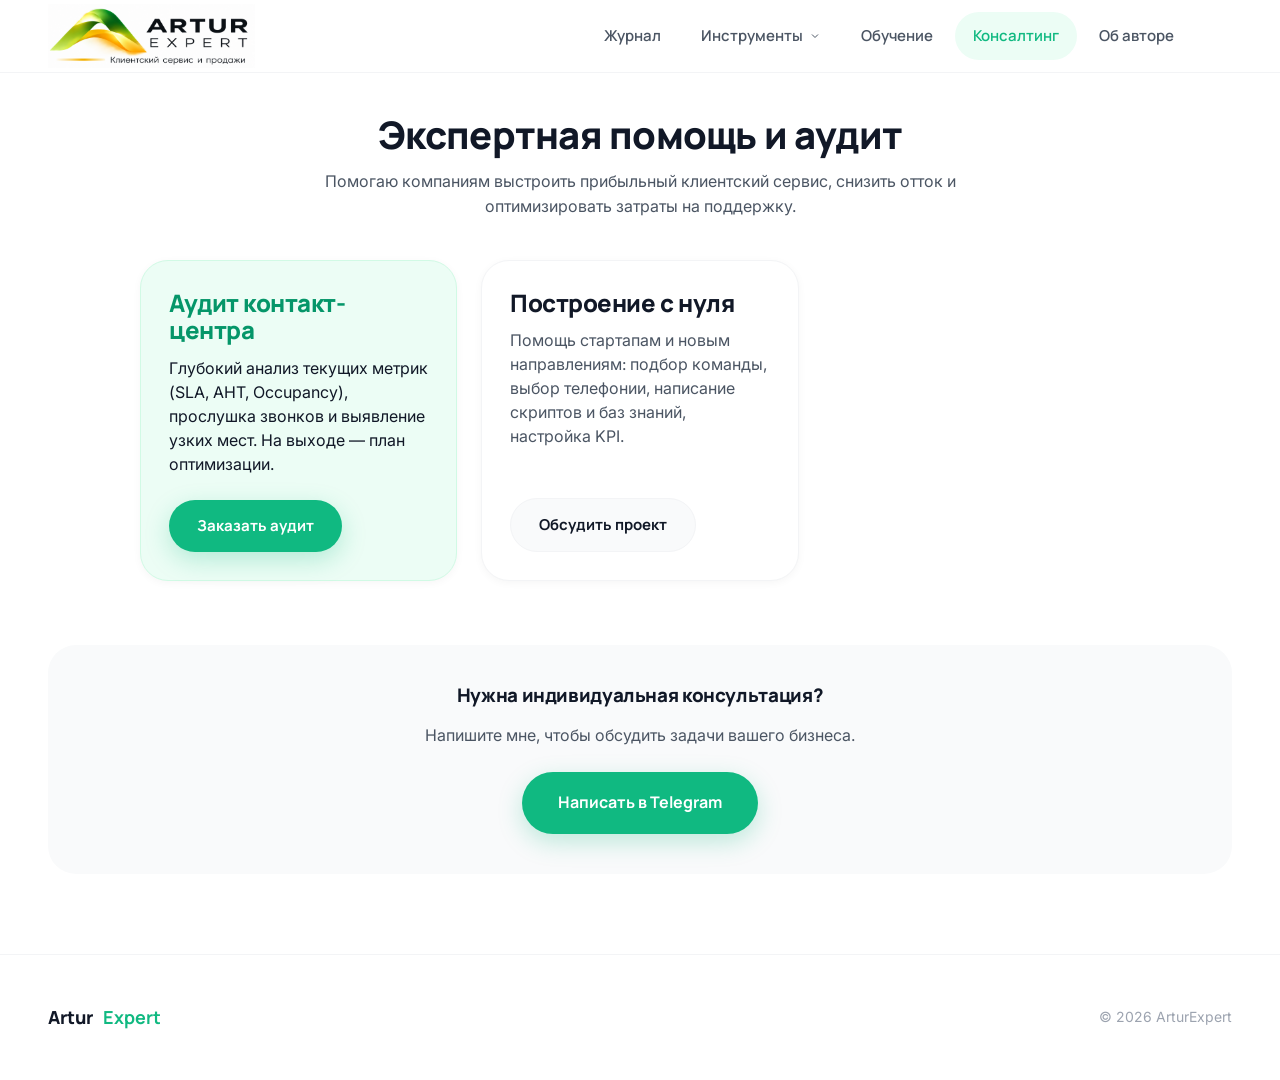
<file: consulting.html>
<!DOCTYPE html>
<html lang="ru">
<head>
  <meta charset="UTF-8">
  <meta name="viewport" content="width=device-width, initial-scale=1.0">
  <title>Консалтинг — ArturExpert</title>
  <link rel="preconnect" href="https://fonts.googleapis.com">
  <link rel="preconnect" href="https://fonts.gstatic.com" crossorigin>
  <link href="https://fonts.googleapis.com/css2?family=Inter:wght@400;500;600;700&family=Manrope:wght@600;700;800&family=JetBrains+Mono:wght@500;700;800&display=swap" rel="stylesheet">
  <link rel="stylesheet" href="assets/css/style.css">
</head>
<body>

  <header class="site-header">
    <div class="header-inner">
      <a href="index.html" class="brand"><img src="assets/img/logo.png" alt="ArturExpert" class="brand-logo"></a>
      
      <nav class="main-nav">
        <div class="nav-item"><a href="materials.html" class="nav-link">Журнал</a></div>
        <div class="nav-item">
          <a href="calculations.html" class="nav-link">Инструменты <svg width="12" height="12" viewBox="0 0 24 24" fill="none" stroke="currentColor" stroke-width="2"><path d="M6 9l6 6 6-6"/></svg></a>
          <div class="dropdown-menu">
            <div class="dropdown-column">
              <span class="dropdown-title">Экономика</span>
              <a href="#">Стоимость контакта</a>
              <a href="#">Стоимость часа</a>
            </div>
            <div class="dropdown-column">
              <span class="dropdown-title">Нагрузка и KPI</span>
              <a href="erlang.html">Erlang C</a>
              <a href="fcr.html">FCR</a>
            </div>
          </div>
        </div>
        <div class="nav-item"><a href="education.html" class="nav-link">Обучение</a></div>
        <div class="nav-item"><a href="consulting.html" class="nav-link active">Консалтинг</a></div>
        <div class="nav-item"><a href="about.html" class="nav-link">Об авторе</a></div>
      </nav>

      <div class="header-actions">
        <button class="menu-toggle"><svg viewBox="0 0 24 24" fill="none" stroke="currentColor" stroke-width="2.5"><line x1="3" y1="12" x2="21" y2="12"/><line x1="3" y1="6" x2="21" y2="6"/><line x1="3" y1="18" x2="21" y2="18"/></svg></button>
      </div>
    </div>
  </header>

  <div class="mobile-menu" id="mobile-menu">
    <div class="mobile-menu-header">
      <a href="index.html" class="brand"><img src="assets/img/logo.png" alt="ArturExpert" class="brand-logo"></a>
      <button class="menu-close"><svg viewBox="0 0 24 24" fill="none" stroke="currentColor" stroke-width="2.5"><line x1="18" y1="6" x2="6" y2="18"/><line x1="6" y1="6" x2="18" y2="18"/></svg></button>
    </div>
    <nav class="mobile-nav">
      <a href="materials.html">Журнал</a>
      <a href="calculations.html">Инструменты</a>
      <a href="education.html">Обучение</a>
      <a href="consulting.html" class="active">Консалтинг</a>
      <a href="about.html">Об авторе</a>
    </nav>
  </div>

  <div class="page-header-compact" style="text-align: center;">
    <h1>Экспертная помощь и аудит</h1>
    <p style="margin: 0 auto;">Помогаю компаниям выстроить прибыльный клиентский сервис, снизить отток и оптимизировать затраты на поддержку.</p>
  </div>
    
  <section class="section" style="padding-top: 20px;">
    <div class="hub-grid" style="max-width: 1000px; margin: 0 auto;">
      
      <div class="tool-hub-card" style="background: var(--primary-soft); border-color: #D1FAE5;">
        <h3 style="font-size: 24px; color: var(--primary-hover); margin-bottom: 12px;">Аудит контакт-центра</h3>
        <p style="color: var(--ink); font-size: 16px; margin-bottom: 24px;">Глубокий анализ текущих метрик (SLA, AHT, Occupancy), прослушка звонков и выявление узких мест. На выходе — план оптимизации.</p>
        <a href="https://t.me/" target="_blank" class="btn btn-primary" style="margin-top: auto; align-self: flex-start;">Заказать аудит</a>
      </div>
      
      <div class="tool-hub-card">
        <h3 style="font-size: 24px; margin-bottom: 12px;">Построение с нуля</h3>
        <p style="font-size: 16px; margin-bottom: 24px;">Помощь стартапам и новым направлениям: подбор команды, выбор телефонии, написание скриптов и баз знаний, настройка KPI.</p>
        <a href="https://t.me/" target="_blank" class="btn btn-ghost" style="margin-top: auto; align-self: flex-start;">Обсудить проект</a>
      </div>
      
    </div>
    
    <div style="text-align: center; margin-top: 64px; padding: 40px; background: var(--bg-subtle); border-radius: var(--radius-lg);">
      <h3 style="margin-bottom: 16px;">Нужна индивидуальная консультация?</h3>
      <p style="color: var(--ink-2); margin-bottom: 24px;">Напишите мне, чтобы обсудить задачи вашего бизнеса.</p>
      <a href="https://t.me/" target="_blank" class="btn btn-primary btn-lg">Написать в Telegram</a>
    </div>
  </section>

  <footer class="site-footer">
    <div class="footer-inner">
      <div class="footer-brand">Artur<b style="color:var(--primary)">Expert</b></div>
      <div class="footer-note">© 2026 ArturExpert</div>
    </div>
  </footer>
  <script src="assets/js/menu.js"></script>
</body>
</html>
</file>
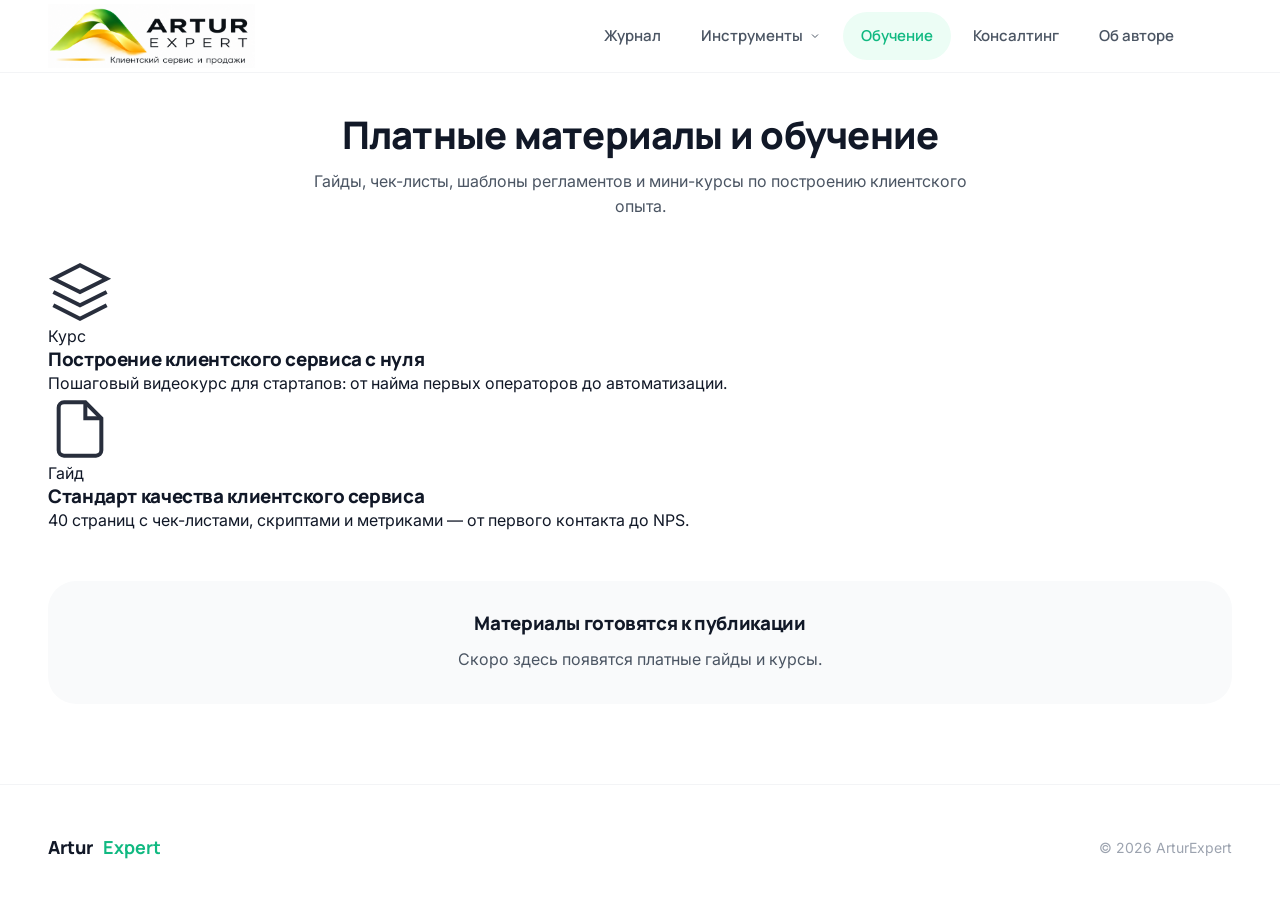
<file: education.html>
<!DOCTYPE html>
<html lang="ru">
<head>
  <meta charset="UTF-8">
  <meta name="viewport" content="width=device-width, initial-scale=1.0">
  <title>Обучение — ArturExpert</title>
  <link rel="preconnect" href="https://fonts.googleapis.com">
  <link rel="preconnect" href="https://fonts.gstatic.com" crossorigin>
  <link href="https://fonts.googleapis.com/css2?family=Inter:wght@400;500;600;700&family=Manrope:wght@600;700;800&family=JetBrains+Mono:wght@500;700;800&display=swap" rel="stylesheet">
  <link rel="stylesheet" href="assets/css/style.css">
</head>
<body>

  <header class="site-header">
    <div class="header-inner">
      <a href="index.html" class="brand"><img src="assets/img/logo.png" alt="ArturExpert" class="brand-logo"></a>
      
      <nav class="main-nav">
        <div class="nav-item"><a href="materials.html" class="nav-link">Журнал</a></div>
        <div class="nav-item">
          <a href="calculations.html" class="nav-link">Инструменты <svg width="12" height="12" viewBox="0 0 24 24" fill="none" stroke="currentColor" stroke-width="2"><path d="M6 9l6 6 6-6"/></svg></a>
          <div class="dropdown-menu">
            <div class="dropdown-column">
              <span class="dropdown-title">Экономика</span>
              <a href="#">Стоимость контакта</a>
              <a href="#">Стоимость часа</a>
            </div>
            <div class="dropdown-column">
              <span class="dropdown-title">Нагрузка и KPI</span>
              <a href="erlang.html">Erlang C</a>
              <a href="fcr.html">FCR</a>
            </div>
          </div>
        </div>
        <div class="nav-item"><a href="education.html" class="nav-link active">Обучение</a></div>
        <div class="nav-item"><a href="consulting.html" class="nav-link">Консалтинг</a></div>
        <div class="nav-item"><a href="about.html" class="nav-link">Об авторе</a></div>
      </nav>

      <div class="header-actions">
        <button class="menu-toggle"><svg viewBox="0 0 24 24" fill="none" stroke="currentColor" stroke-width="2.5"><line x1="3" y1="12" x2="21" y2="12"/><line x1="3" y1="6" x2="21" y2="6"/><line x1="3" y1="18" x2="21" y2="18"/></svg></button>
      </div>
    </div>
  </header>

  <div class="mobile-menu" id="mobile-menu">
    <div class="mobile-menu-header">
      <a href="index.html" class="brand"><img src="assets/img/logo.png" alt="ArturExpert" class="brand-logo"></a>
      <button class="menu-close"><svg viewBox="0 0 24 24" fill="none" stroke="currentColor" stroke-width="2.5"><line x1="18" y1="6" x2="6" y2="18"/><line x1="6" y1="6" x2="18" y2="18"/></svg></button>
    </div>
    <nav class="mobile-nav">
      <a href="materials.html">Журнал</a>
      <a href="calculations.html">Инструменты</a>
      <a href="education.html" class="active">Обучение</a>
      <a href="consulting.html">Консалтинг</a>
      <a href="about.html">Об авторе</a>
    </nav>
  </div>

  <div class="page-header-compact" style="text-align: center;">
    <h1>Платные материалы и обучение</h1>
    <p style="margin: 0 auto;">Гайды, чек-листы, шаблоны регламентов и мини-курсы по построению клиентского опыта.</p>
  </div>
    
  <section class="section" style="padding-top: 20px;">
    <div class="materials-grid">
      <div class="material-card is-soon">
        <!-- Обертка material-cover жестко задает размер SVG -->
        <div class="material-cover cover-emerald">
          <svg viewBox="0 0 24 24" fill="none" stroke="currentColor" stroke-width="1.5"><path d="M12 2L2 7l10 5 10-5-10-5z"/><path d="M2 17l10 5 10-5"/><path d="M2 12l10 5 10-5"/></svg>
        </div>
        <div class="material-body">
          <span class="material-tag">Курс</span>
          <h3>Построение клиентского сервиса с нуля</h3>
          <p>Пошаговый видеокурс для стартапов: от найма первых операторов до автоматизации.</p>
        </div>
      </div>
      
      <div class="material-card is-soon">
        <div class="material-cover cover-amber">
          <svg viewBox="0 0 24 24" fill="none" stroke="currentColor" stroke-width="1.5"><path d="M14 2H6a2 2 0 0 0-2 2v16a2 2 0 0 0 2 2h12a2 2 0 0 0 2-2V8z"/><polyline points="14 2 14 8 20 8"/></svg>
        </div>
        <div class="material-body">
          <span class="material-tag">Гайд</span>
          <h3>Стандарт качества клиентского сервиса</h3>
          <p>40 страниц с чек-листами, скриптами и метриками — от первого контакта до NPS.</p>
        </div>
      </div>
    </div>
    
    <div style="margin-top: 48px; padding: 32px; background: var(--bg-subtle); border-radius: var(--radius-lg); text-align: center;">
      <h3 style="margin-bottom: 12px;">Материалы готовятся к публикации</h3>
      <p style="color: var(--ink-2);">Скоро здесь появятся платные гайды и курсы.</p>
    </div>
  </section>

  <footer class="site-footer">
    <div class="footer-inner">
      <div class="footer-brand">Artur<b style="color:var(--primary)">Expert</b></div>
      <div class="footer-note">© 2026 ArturExpert</div>
    </div>
  </footer>
  <script src="assets/js/menu.js"></script>
</body>
</html>
</file>
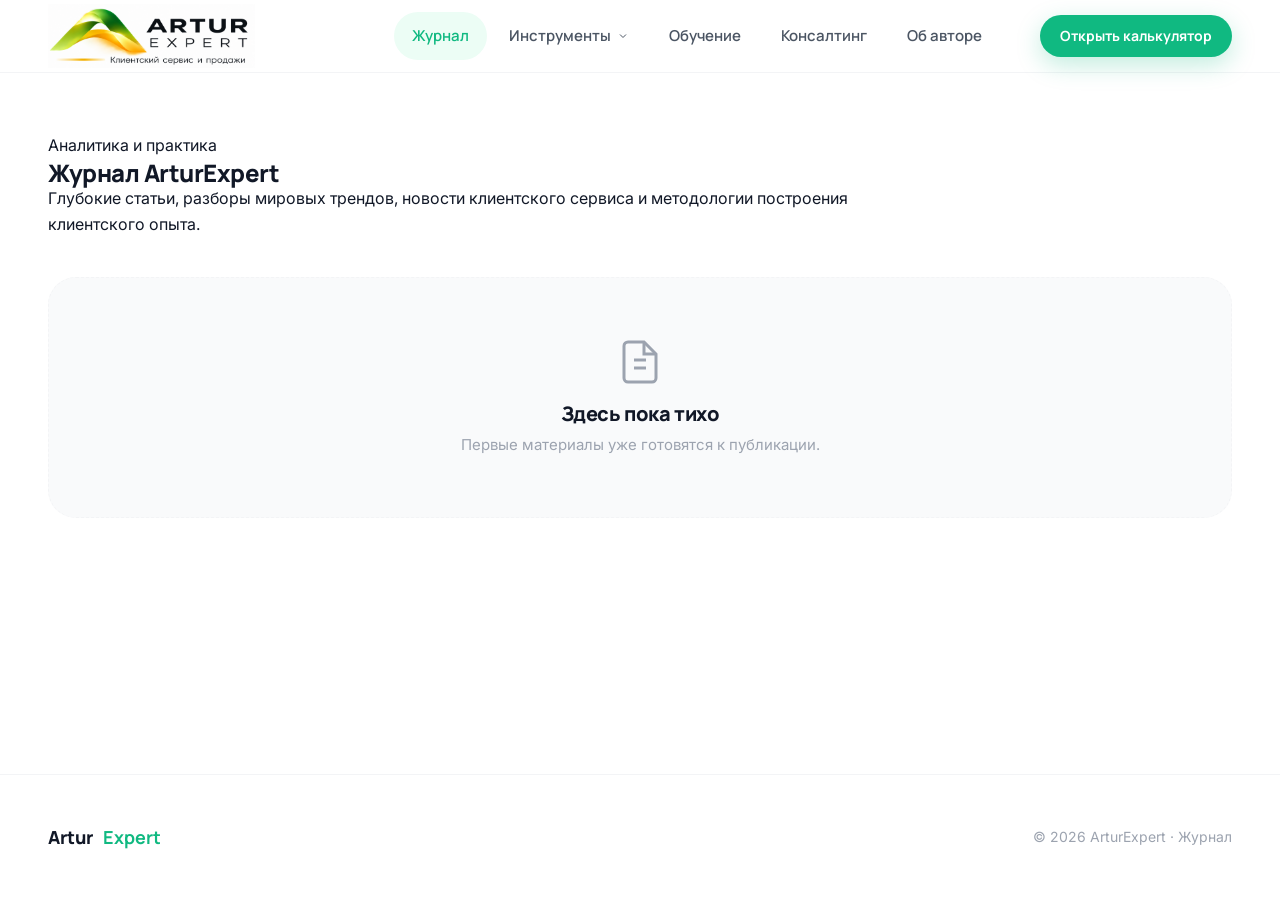
<file: materials.html>
<!DOCTYPE html>
<html lang="ru">
<head>
  <meta charset="UTF-8">
  <meta name="viewport" content="width=device-width, initial-scale=1.0">
  <title>Журнал — ArturExpert</title>
  <link rel="preconnect" href="https://fonts.googleapis.com">
  <link rel="preconnect" href="https://fonts.gstatic.com" crossorigin>
  <link href="https://fonts.googleapis.com/css2?family=Inter:wght@400;500;600;700&family=Manrope:wght@600;700;800&family=JetBrains+Mono:wght@500;700;800&display=swap" rel="stylesheet">
  <link rel="stylesheet" href="assets/css/style.css">
</head>
<body>

  <header class="site-header">
    <div class="header-inner">
      <a href="index.html" class="brand"><img src="assets/img/logo.png" alt="ArturExpert" class="brand-logo"></a>
      
      <nav class="main-nav">
        <div class="nav-item"><a href="materials.html" class="nav-link active">Журнал</a></div>
        
        <div class="nav-item">
          <a href="calculations.html" class="nav-link">Инструменты <svg width="12" height="12" viewBox="0 0 24 24" fill="none" stroke="currentColor" stroke-width="2"><path d="M6 9l6 6 6-6"/></svg></a>
          <div class="dropdown-menu">
            <div class="dropdown-column">
              <span class="dropdown-title">Экономика</span>
              <a href="#">Стоимость контакта</a>
              <a href="#">Стоимость часа</a>
              <a href="#">Потери от текучести</a>
            </div>
            <div class="dropdown-column">
              <span class="dropdown-title">Нагрузка и KPI</span>
              <a href="erlang.html">Erlang C</a>
              <a href="#">Occupancy</a>
              <a href="#">FCR</a>
            </div>
          </div>
        </div>

        <div class="nav-item"><a href="education.html" class="nav-link">Обучение</a></div>
        <div class="nav-item"><a href="consulting.html" class="nav-link">Консалтинг</a></div>
        <div class="nav-item"><a href="about.html" class="nav-link">Об авторе</a></div>
      </nav>

      <div class="header-actions">
        <a href="calculations.html" class="btn btn-primary btn-sm header-cta">Открыть калькулятор</a>
        <button class="menu-toggle"><svg viewBox="0 0 24 24" fill="none" stroke="currentColor" stroke-width="2.5"><line x1="3" y1="12" x2="21" y2="12"/><line x1="3" y1="6" x2="21" y2="6"/><line x1="3" y1="18" x2="21" y2="18"/></svg></button>
      </div>
    </div>
  </header>

  <div class="mobile-menu" id="mobile-menu">
    <div class="mobile-menu-header">
      <a href="index.html" class="brand"><img src="assets/img/logo.png" alt="ArturExpert" class="brand-logo"></a>
      <button class="menu-close"><svg viewBox="0 0 24 24" fill="none" stroke="currentColor" stroke-width="2.5"><line x1="18" y1="6" x2="6" y2="18"/><line x1="6" y1="6" x2="18" y2="18"/></svg></button>
    </div>
    <nav class="mobile-nav">
      <a href="materials.html" class="active">Журнал</a>
      <a href="calculations.html">Инструменты</a>
      <a href="education.html">Обучение</a>
      <a href="consulting.html">Консалтинг</a>
      <a href="about.html">Об авторе</a>
      <a href="calculations.html" class="btn btn-primary">Открыть калькулятор</a>
    </nav>
  </div>

  <section class="section" style="padding-top: 60px;">
    <div class="section-head">
      <span class="section-eyebrow">Аналитика и практика</span>
      <h2>Журнал ArturExpert</h2>
      <p>Глубокие статьи, разборы мировых трендов, новости клиентского сервиса и методологии построения клиентского опыта.</p>
    </div>
    <div class="materials-grid" id="articles-grid">
      <p>Загрузка статей...</p>
    </div>
  </section>

  <footer class="site-footer">
    <div class="footer-inner">
      <div class="footer-brand">Artur<b style="color:var(--primary)">Expert</b></div>
      <div class="footer-note">© 2026 ArturExpert · Журнал</div>
    </div>
  </footer>

  <script src="assets/js/articles.js"></script>
  <script src="assets/js/menu.js"></script>
</body>
</html>
</file>
<file: assets/css/style.css>
/* ============================================================
   ArturExpert — Дизайн-система (Dribbble Inspired: Green & Yellow)
   ============================================================ */

:root {
  --primary: #10B981;         
  --primary-hover: #059669;   
  --primary-soft: #ECFDF5;    
  
  --accent: #F59E0B;          
  --accent-soft: #FFFBEB;     

  --ink: #111827;             
  --ink-2: #4B5563;           
  --ink-3: #9CA3AF;           

  --bg: #FFFFFF;              
  --bg-subtle: #F9FAFB;       
  --surface: #FFFFFF;         
  --border: #F3F4F6;          

  --shadow-sm: 0 2px 8px rgba(0, 0, 0, 0.04);
  --shadow-md: 0 8px 24px rgba(0, 0, 0, 0.06);
  --shadow-lg: 0 16px 40px rgba(0, 0, 0, 0.08);
  --shadow-primary: 0 8px 24px rgba(16, 185, 129, 0.25);

  --radius-sm: 12px;
  --radius: 20px;
  --radius-lg: 28px;
  --radius-xl: 36px;

  --font-sans: 'Inter', -apple-system, BlinkMacSystemFont, sans-serif;
  --font-display: 'Manrope', sans-serif;
  --font-mono: 'JetBrains Mono', monospace;
}

* { box-sizing: border-box; margin: 0; padding: 0; }
html { scroll-behavior: smooth; -webkit-text-size-adjust: 100%; }

body {
  font-family: var(--font-sans);
  background: var(--bg);
  color: var(--ink);
  line-height: 1.6;
  -webkit-font-smoothing: antialiased;
  caret-color: transparent;
  min-height: 100vh;
  display: flex;
  flex-direction: column;
}

input, textarea, select, [contenteditable="true"] { caret-color: auto; }
a { color: inherit; text-decoration: none; }
button { font-family: inherit; cursor: pointer; border: none; background: none; }
img { display: block; max-width: 100%; }
svg { display: block; }

h1, h2, h3, h4 {
  font-family: var(--font-display);
  font-weight: 800;
  line-height: 1.15;
  letter-spacing: -0.02em;
  color: var(--ink);
}

/* Жесткий контроль размеров иконок */
.section-header-icon { width: 28px; height: 28px; flex-shrink: 0; }
.tool-icon-sm { width: 48px; height: 48px; border-radius: 14px; display: flex; align-items: center; justify-content: center; color: #fff; flex-shrink: 0; }
.tool-icon-sm svg { width: 24px; height: 24px; }
.material-cover svg { width: 64px; height: 64px; opacity: 0.9; }
.insight-icon svg { width: 24px; height: 24px; flex-shrink: 0; }

/* ==================== Кнопки ==================== */
.btn {
  display: inline-flex; align-items: center; justify-content: center; gap: 8px;
  font-family: var(--font-display); font-weight: 700; font-size: 15px;
  padding: 14px 28px; border-radius: 999px;
  transition: all 0.3s cubic-bezier(0.4, 0, 0.2, 1); white-space: nowrap; cursor: pointer;
}
.btn svg { width: 18px; height: 18px; }
.btn-primary { background: var(--primary); color: #fff; box-shadow: var(--shadow-primary); }
.btn-primary:hover { background: var(--primary-hover); transform: translateY(-2px); box-shadow: 0 12px 28px rgba(16, 185, 129, 0.35); }
.btn-ghost { background: var(--bg-subtle); color: var(--ink); border: 1.5px solid var(--border); }
.btn-ghost:hover { border-color: var(--primary); color: var(--primary); background: var(--primary-soft); transform: translateY(-2px); }
.btn-sm { padding: 10px 20px; font-size: 14px; }
.btn-lg { padding: 18px 36px; font-size: 16px; }
.btn-block { width: 100%; }

/* ==================== Header & Navigation ==================== */
.site-header {
  position: sticky; top: 0; z-index: 100;
  background: rgba(255, 255, 255, 0.9); backdrop-filter: blur(12px);
  border-bottom: 1px solid var(--border);
}
.header-inner { max-width: 1440px; margin: 0 auto; padding: 12px 48px; display: flex; align-items: center; gap: 40px; }
.brand { display: flex; align-items: center; text-decoration: none; }
.brand-logo { height: 64px; width: auto; mix-blend-mode: multiply; margin: -10px 0; }

.main-nav { display: flex; align-items: center; gap: 4px; margin-left: auto; height: 100%; }
.nav-item { position: relative; }
.nav-link {
  font-family: var(--font-display); font-weight: 600; font-size: 15px; color: var(--ink-2);
  padding: 12px 18px; border-radius: 999px; transition: all 0.2s;
  display: flex; align-items: center; gap: 6px;
}
.nav-link:hover, .nav-item:hover .nav-link { color: var(--ink); background: var(--bg-subtle); }
.nav-link.active { color: var(--primary); background: var(--primary-soft); }

.dropdown-menu {
  position: absolute; top: 100%; left: 50%; transform: translateX(-50%) translateY(10px);
  background: var(--surface); border: 1px solid var(--border); border-radius: var(--radius);
  box-shadow: var(--shadow-lg); padding: 24px; display: grid; grid-template-columns: 1fr 1fr;
  gap: 32px; width: max-content; opacity: 0; visibility: hidden; transition: all 0.2s; z-index: 200;
}
.nav-item:hover .dropdown-menu { opacity: 1; visibility: visible; transform: translateX(-50%) translateY(0); }
.dropdown-column { display: flex; flex-direction: column; gap: 8px; }
.dropdown-title { font-family: var(--font-mono); font-size: 11px; text-transform: uppercase; color: var(--ink-3); margin-bottom: 4px; }
.dropdown-menu a { font-size: 14px; font-weight: 500; color: var(--ink-2); padding: 8px 12px; border-radius: 8px; transition: all 0.2s; }
.dropdown-menu a:hover { color: var(--primary); background: var(--primary-soft); }

.header-actions { display: flex; align-items: center; gap: 16px; }
.menu-toggle {
  display: none; width: 44px; height: 44px; border-radius: 12px;
  background: var(--bg-subtle); border: 1px solid var(--border);
  align-items: center; justify-content: center; transition: all 0.2s;
}
.menu-toggle:hover { background: var(--border); }
.menu-toggle svg { width: 24px; height: 24px; }

/* ==================== Mobile Menu ==================== */
.mobile-menu {
  position: fixed; top: 0; left: 0; right: 0; bottom: 0;
  background: rgba(255, 255, 255, 0.98); backdrop-filter: blur(20px);
  z-index: 200; opacity: 0; visibility: hidden; transition: all 0.4s;
  display: flex; flex-direction: column; padding: 24px;
}
.mobile-menu.is-open { opacity: 1; visibility: visible; }
.mobile-menu-header { display: flex; justify-content: space-between; align-items: center; margin-bottom: 48px; }
.menu-close { width: 44px; height: 44px; border-radius: 12px; background: var(--bg-subtle); display: flex; align-items: center; justify-content: center; }
.menu-close svg { width: 24px; height: 24px; }
.mobile-nav { display: flex; flex-direction: column; gap: 16px; overflow-y: auto; }
.mobile-nav a { font-family: var(--font-display); font-size: 24px; font-weight: 800; color: var(--ink); padding: 12px 0; border-bottom: 1px solid var(--border); }
.mobile-nav a.active { color: var(--primary); }
.mobile-nav .btn { margin-top: 24px; font-size: 18px; padding: 20px; width: 100%; }

/* ==================== Заголовки страниц ==================== */
.page-header-compact { max-width: 1440px; margin: 0 auto; padding: 40px 48px 20px; }
.page-header-compact h1 { font-size: clamp(28px, 3vw, 38px); margin-bottom: 12px; }
.page-header-compact p { font-size: 16px; color: var(--ink-2); max-width: 700px; }

.section { max-width: 1440px; margin: 0 auto; padding: 40px 48px 80px; width: 100%; }
.section-head { max-width: 800px; margin-bottom: 40px; }

.animated-underline { position: relative; display: inline-block; font-weight: 700; color: var(--ink); cursor: default; }
.animated-underline::after {
  content: ''; position: absolute; width: 100%; height: 2px; bottom: 2px; left: 0;
  background-color: var(--primary); transform: scaleX(0); transform-origin: bottom right; transition: transform 0.3s ease-out;
}
.animated-underline:hover::after { transform: scaleX(1); transform-origin: bottom left; }

/* ==================== Сетка калькуляторов (Хаб) ==================== */
.hub-grid { display: grid; grid-template-columns: repeat(auto-fill, minmax(300px, 1fr)); gap: 24px; margin-bottom: 64px; }
.tool-hub-card {
  background: var(--surface); border: 1px solid var(--border); border-radius: var(--radius-lg);
  padding: 28px; position: relative; transition: all 0.3s ease; display: flex; flex-direction: column; box-shadow: var(--shadow-sm);
}
.tool-hub-card:hover { transform: translateY(-4px); box-shadow: var(--shadow-lg); border-color: var(--primary); }
.tool-card-header { display: flex; justify-content: space-between; align-items: flex-start; margin-bottom: 16px; }

.tool-badge { font-family: var(--font-mono); font-size: 11px; font-weight: 700; padding: 4px 10px; border-radius: 6px; text-transform: uppercase; }
.badge-free { background: var(--primary-soft); color: var(--primary-hover); }
.badge-pro { background: var(--accent-soft); color: #B45309; }
.badge-soon { background: var(--bg-subtle); color: var(--ink-3); }

.tool-hub-card h3 { font-size: 20px; margin-bottom: 4px; }
.tool-hub-card .en-title { font-family: var(--font-mono); font-size: 12px; color: var(--ink-3); margin-bottom: 12px; display: block; }
.tool-hub-card p { font-size: 14.5px; color: var(--ink-2); line-height: 1.5; flex: 1; margin-bottom: 24px; }
.benchmark-tag { display: inline-block; font-size: 12px; font-weight: 600; color: var(--ink-2); background: var(--bg-subtle); padding: 6px 12px; border-radius: 8px; margin-bottom: 24px; }

/* ==================== FCR Calculator ==================== */
.fcr-layout { max-width: 1440px; margin: 0 auto; padding: 20px 48px 96px; display: grid; grid-template-columns: 1fr 1fr; gap: 40px; align-items: start; }
.fcr-results { background: var(--surface); border: 1px solid var(--border); border-radius: var(--radius-xl); padding: 40px; box-shadow: var(--shadow-lg); display: flex; flex-direction: column; align-items: center; text-align: center; position: relative; overflow: hidden; }
.fcr-score-container { position: relative; width: 240px; height: 240px; margin-bottom: 32px; }
.fcr-score-value { position: absolute; inset: 0; display: flex; flex-direction: column; align-items: center; justify-content: center; }
.fcr-score-value span { font-family: var(--font-mono); font-size: 56px; font-weight: 800; line-height: 1; color: var(--ink); }
.fcr-score-value small { font-size: 14px; color: var(--ink-3); font-weight: 600; margin-top: 8px; }
.money-impact { width: 100%; background: var(--bg-subtle); border-radius: var(--radius); padding: 24px; margin-top: 24px; text-align: left; }
.money-impact h4 { font-size: 14px; text-transform: uppercase; color: var(--ink-3); margin-bottom: 8px; letter-spacing: 0.05em; }
.money-impact .amount { font-family: var(--font-mono); font-size: 32px; font-weight: 800; color: var(--accent); }
.money-impact p { font-size: 14px; color: var(--ink-2); margin-top: 8px; }

.input-panel { background: var(--surface); border: 1px solid var(--border); border-radius: var(--radius-lg); padding: 32px; box-shadow: var(--shadow-md); position: sticky; top: 100px; }
.input-panel h2 { font-size: 16px; font-weight: 800; margin-bottom: 24px; display: flex; align-items: center; gap: 10px; }
.input-panel h2 svg { width: 20px; height: 20px; color: var(--primary); }
.form-group { margin-bottom: 20px; }
.form-group label { display: flex; justify-content: space-between; align-items: baseline; font-size: 14px; font-weight: 700; margin-bottom: 8px; font-family: var(--font-display); }
.form-group label span { font-size: 12px; color: var(--ink-3); font-weight: 500; }
.input-wrapper { position: relative; display: flex; align-items: center; }
.input-wrapper input { width: 100%; padding: 16px 64px 16px 20px; border-radius: 16px; border: 1.5px solid var(--border); font-family: var(--font-mono); font-size: 16px; font-weight: 600; color: var(--ink); transition: all 0.2s; background: var(--bg-subtle); }
.input-wrapper input:focus { outline: none; border-color: var(--primary); background: #fff; box-shadow: 0 0 0 4px var(--primary-soft); }
.input-suffix { position: absolute; right: 20px; font-size: 13px; font-weight: 600; color: var(--ink-3); pointer-events: none; }
.divider { height: 1px; background: var(--border); margin: 28px 0; }

.insight-box { background: var(--primary-soft); border: 1px solid #D1FAE5; border-radius: var(--radius); padding: 24px; display: flex; align-items: flex-start; gap: 16px; }
.insight-icon { color: var(--primary); flex-shrink: 0; margin-top: 2px; }
.insight-text { font-size: 16px; line-height: 1.6; color: var(--ink-2); font-weight: 500; }
.insight-text strong { color: var(--primary-hover); font-weight: 800; }

/* Footer */
.site-footer { margin-top: auto; border-top: 1px solid var(--border); padding: 48px; background: var(--surface); }
.footer-inner { max-width: 1440px; margin: 0 auto; display: flex; align-items: center; justify-content: space-between; gap: 24px; flex-wrap: wrap; }
.footer-brand { display: flex; align-items: center; gap: 10px; font-family: var(--font-display); font-weight: 800; font-size: 18px; }
.footer-note { font-size: 14px; color: var(--ink-3); }

/* ==================== Mobile Optimization ==================== */
@media (max-width: 1024px) {
  .fcr-layout { grid-template-columns: 1fr; }
  .main-nav { display: none; }
  .menu-toggle { display: flex; }
  .header-inner { padding: 12px 24px; justify-content: space-between; }
  .header-actions { margin-left: auto; }
  .dropdown-menu { display: none; }
  .page-header-compact { padding: 32px 24px 16px; }
}

@media (max-width: 768px) {
  .section { padding: 24px 20px 64px; }
  .fcr-layout { padding: 20px 20px 64px; gap: 24px; }
  .fcr-results { padding: 32px 20px; }
  .brand-logo { height: 48px; }
  .hub-grid { grid-template-columns: 1fr; }
  .page-header-compact { padding: 24px 20px 16px; }
}
</file>
